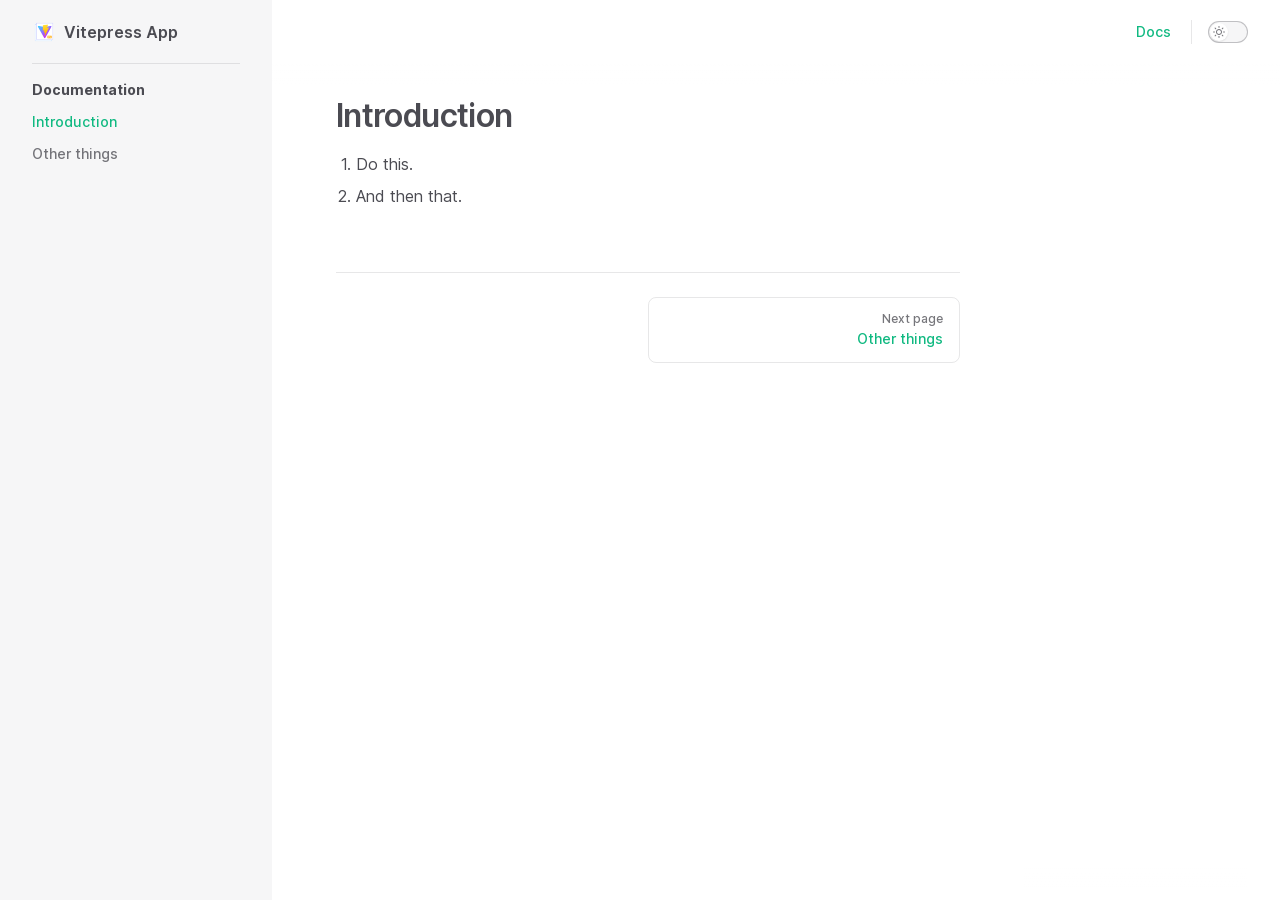
<file: docs/index.html>
<!DOCTYPE html>
<html lang="en-US" dir="ltr">
  <head>
    <meta charset="utf-8">
    <meta name="viewport" content="width=device-width,initial-scale=1">
    <title>Introduction | Vitepress App</title>
    <meta name="description" content="A Vitepress app.">
    <link rel="preload stylesheet" href="/assets/style.3e24ead5.css" as="style">
    <link rel="modulepreload" href="/assets/app.ff48aa16.js">
    <link rel="modulepreload" href="/assets/docs_index.md.3be62f8e.lean.js">
    
    <link rel="icon" type="image/x-icon" href="/favicon.svg">
  <script id="check-dark-light">(()=>{const e=localStorage.getItem("vitepress-theme-appearance")||"",a=window.matchMedia("(prefers-color-scheme: dark)").matches;(!e||e==="auto"?a:e==="dark")&&document.documentElement.classList.add("dark")})();</script>
  </head>
  <body>
    <div id="app"><div class="Layout" data-v-93a960b4><!--[--><!--]--><!--[--><span tabindex="-1" data-v-151f2593></span><a href="#VPContent" class="VPSkipLink visually-hidden" data-v-151f2593> Skip to content </a><!--]--><!----><header class="VPNav" data-v-93a960b4 data-v-0fa0e57d><div class="VPNavBar has-sidebar" data-v-0fa0e57d data-v-be450ad9><div class="container" data-v-be450ad9><div class="title" data-v-be450ad9><div class="VPNavBarTitle has-sidebar" data-v-be450ad9 data-v-6d2fb2d9><a class="title" href="/" data-v-6d2fb2d9><!--[--><!--]--><!--[--><img class="VPImage logo" src="/favicon.svg" alt data-v-6db2186b><!--]--><!--[-->Vitepress App<!--]--><!--[--><!--]--></a></div></div><div class="content" data-v-be450ad9><div class="curtain" data-v-be450ad9></div><div class="content-body" data-v-be450ad9><!--[--><!--]--><!----><nav aria-labelledby="main-nav-aria-label" class="VPNavBarMenu menu" data-v-be450ad9 data-v-bdedfc22><span id="main-nav-aria-label" class="visually-hidden" data-v-bdedfc22>Main Navigation</span><!--[--><!--[--><a class="VPLink link VPNavBarMenuLink active" href="/docs/" data-v-bdedfc22 data-v-95f5d58b data-v-30c06bd3><!--[-->Docs<!--]--><!----></a><!--]--><!--]--></nav><!----><div class="VPNavBarAppearance appearance" data-v-be450ad9 data-v-da3f667a><button class="VPSwitch VPSwitchAppearance" type="button" role="switch" aria-label="toggle dark mode" aria-checked="false" data-v-da3f667a data-v-0d529b6d data-v-f3c41672><span class="check" data-v-f3c41672><span class="icon" data-v-f3c41672><!--[--><svg xmlns="http://www.w3.org/2000/svg" aria-hidden="true" focusable="false" viewbox="0 0 24 24" class="sun" data-v-0d529b6d><path d="M12,18c-3.3,0-6-2.7-6-6s2.7-6,6-6s6,2.7,6,6S15.3,18,12,18zM12,8c-2.2,0-4,1.8-4,4c0,2.2,1.8,4,4,4c2.2,0,4-1.8,4-4C16,9.8,14.2,8,12,8z"></path><path d="M12,4c-0.6,0-1-0.4-1-1V1c0-0.6,0.4-1,1-1s1,0.4,1,1v2C13,3.6,12.6,4,12,4z"></path><path d="M12,24c-0.6,0-1-0.4-1-1v-2c0-0.6,0.4-1,1-1s1,0.4,1,1v2C13,23.6,12.6,24,12,24z"></path><path d="M5.6,6.6c-0.3,0-0.5-0.1-0.7-0.3L3.5,4.9c-0.4-0.4-0.4-1,0-1.4s1-0.4,1.4,0l1.4,1.4c0.4,0.4,0.4,1,0,1.4C6.2,6.5,5.9,6.6,5.6,6.6z"></path><path d="M19.8,20.8c-0.3,0-0.5-0.1-0.7-0.3l-1.4-1.4c-0.4-0.4-0.4-1,0-1.4s1-0.4,1.4,0l1.4,1.4c0.4,0.4,0.4,1,0,1.4C20.3,20.7,20,20.8,19.8,20.8z"></path><path d="M3,13H1c-0.6,0-1-0.4-1-1s0.4-1,1-1h2c0.6,0,1,0.4,1,1S3.6,13,3,13z"></path><path d="M23,13h-2c-0.6,0-1-0.4-1-1s0.4-1,1-1h2c0.6,0,1,0.4,1,1S23.6,13,23,13z"></path><path d="M4.2,20.8c-0.3,0-0.5-0.1-0.7-0.3c-0.4-0.4-0.4-1,0-1.4l1.4-1.4c0.4-0.4,1-0.4,1.4,0s0.4,1,0,1.4l-1.4,1.4C4.7,20.7,4.5,20.8,4.2,20.8z"></path><path d="M18.4,6.6c-0.3,0-0.5-0.1-0.7-0.3c-0.4-0.4-0.4-1,0-1.4l1.4-1.4c0.4-0.4,1-0.4,1.4,0s0.4,1,0,1.4l-1.4,1.4C18.9,6.5,18.6,6.6,18.4,6.6z"></path></svg><svg xmlns="http://www.w3.org/2000/svg" aria-hidden="true" focusable="false" viewbox="0 0 24 24" class="moon" data-v-0d529b6d><path d="M12.1,22c-0.3,0-0.6,0-0.9,0c-5.5-0.5-9.5-5.4-9-10.9c0.4-4.8,4.2-8.6,9-9c0.4,0,0.8,0.2,1,0.5c0.2,0.3,0.2,0.8-0.1,1.1c-2,2.7-1.4,6.4,1.3,8.4c2.1,1.6,5,1.6,7.1,0c0.3-0.2,0.7-0.3,1.1-0.1c0.3,0.2,0.5,0.6,0.5,1c-0.2,2.7-1.5,5.1-3.6,6.8C16.6,21.2,14.4,22,12.1,22zM9.3,4.4c-2.9,1-5,3.6-5.2,6.8c-0.4,4.4,2.8,8.3,7.2,8.7c2.1,0.2,4.2-0.4,5.8-1.8c1.1-0.9,1.9-2.1,2.4-3.4c-2.5,0.9-5.3,0.5-7.5-1.1C9.2,11.4,8.1,7.7,9.3,4.4z"></path></svg><!--]--></span></span></button></div><!----><div class="VPFlyout VPNavBarExtra extra" data-v-be450ad9 data-v-f38c483a data-v-96001b6b><button type="button" class="button" aria-haspopup="true" aria-expanded="false" aria-label="extra navigation" data-v-96001b6b><svg xmlns="http://www.w3.org/2000/svg" aria-hidden="true" focusable="false" viewbox="0 0 24 24" class="icon" data-v-96001b6b><circle cx="12" cy="12" r="2"></circle><circle cx="19" cy="12" r="2"></circle><circle cx="5" cy="12" r="2"></circle></svg></button><div class="menu" data-v-96001b6b><div class="VPMenu" data-v-96001b6b data-v-e7ea1737><!----><!--[--><!--[--><!----><div class="group" data-v-f38c483a><div class="item appearance" data-v-f38c483a><p class="label" data-v-f38c483a>Appearance</p><div class="appearance-action" data-v-f38c483a><button class="VPSwitch VPSwitchAppearance" type="button" role="switch" aria-label="toggle dark mode" aria-checked="false" data-v-f38c483a data-v-0d529b6d data-v-f3c41672><span class="check" data-v-f3c41672><span class="icon" data-v-f3c41672><!--[--><svg xmlns="http://www.w3.org/2000/svg" aria-hidden="true" focusable="false" viewbox="0 0 24 24" class="sun" data-v-0d529b6d><path d="M12,18c-3.3,0-6-2.7-6-6s2.7-6,6-6s6,2.7,6,6S15.3,18,12,18zM12,8c-2.2,0-4,1.8-4,4c0,2.2,1.8,4,4,4c2.2,0,4-1.8,4-4C16,9.8,14.2,8,12,8z"></path><path d="M12,4c-0.6,0-1-0.4-1-1V1c0-0.6,0.4-1,1-1s1,0.4,1,1v2C13,3.6,12.6,4,12,4z"></path><path d="M12,24c-0.6,0-1-0.4-1-1v-2c0-0.6,0.4-1,1-1s1,0.4,1,1v2C13,23.6,12.6,24,12,24z"></path><path d="M5.6,6.6c-0.3,0-0.5-0.1-0.7-0.3L3.5,4.9c-0.4-0.4-0.4-1,0-1.4s1-0.4,1.4,0l1.4,1.4c0.4,0.4,0.4,1,0,1.4C6.2,6.5,5.9,6.6,5.6,6.6z"></path><path d="M19.8,20.8c-0.3,0-0.5-0.1-0.7-0.3l-1.4-1.4c-0.4-0.4-0.4-1,0-1.4s1-0.4,1.4,0l1.4,1.4c0.4,0.4,0.4,1,0,1.4C20.3,20.7,20,20.8,19.8,20.8z"></path><path d="M3,13H1c-0.6,0-1-0.4-1-1s0.4-1,1-1h2c0.6,0,1,0.4,1,1S3.6,13,3,13z"></path><path d="M23,13h-2c-0.6,0-1-0.4-1-1s0.4-1,1-1h2c0.6,0,1,0.4,1,1S23.6,13,23,13z"></path><path d="M4.2,20.8c-0.3,0-0.5-0.1-0.7-0.3c-0.4-0.4-0.4-1,0-1.4l1.4-1.4c0.4-0.4,1-0.4,1.4,0s0.4,1,0,1.4l-1.4,1.4C4.7,20.7,4.5,20.8,4.2,20.8z"></path><path d="M18.4,6.6c-0.3,0-0.5-0.1-0.7-0.3c-0.4-0.4-0.4-1,0-1.4l1.4-1.4c0.4-0.4,1-0.4,1.4,0s0.4,1,0,1.4l-1.4,1.4C18.9,6.5,18.6,6.6,18.4,6.6z"></path></svg><svg xmlns="http://www.w3.org/2000/svg" aria-hidden="true" focusable="false" viewbox="0 0 24 24" class="moon" data-v-0d529b6d><path d="M12.1,22c-0.3,0-0.6,0-0.9,0c-5.5-0.5-9.5-5.4-9-10.9c0.4-4.8,4.2-8.6,9-9c0.4,0,0.8,0.2,1,0.5c0.2,0.3,0.2,0.8-0.1,1.1c-2,2.7-1.4,6.4,1.3,8.4c2.1,1.6,5,1.6,7.1,0c0.3-0.2,0.7-0.3,1.1-0.1c0.3,0.2,0.5,0.6,0.5,1c-0.2,2.7-1.5,5.1-3.6,6.8C16.6,21.2,14.4,22,12.1,22zM9.3,4.4c-2.9,1-5,3.6-5.2,6.8c-0.4,4.4,2.8,8.3,7.2,8.7c2.1,0.2,4.2-0.4,5.8-1.8c1.1-0.9,1.9-2.1,2.4-3.4c-2.5,0.9-5.3,0.5-7.5-1.1C9.2,11.4,8.1,7.7,9.3,4.4z"></path></svg><!--]--></span></span></button></div></div></div><!----><!--]--><!--]--></div></div></div><!--[--><!--]--><button type="button" class="VPNavBarHamburger hamburger" aria-label="mobile navigation" aria-expanded="false" aria-controls="VPNavScreen" data-v-be450ad9 data-v-e5dd9c1c><span class="container" data-v-e5dd9c1c><span class="top" data-v-e5dd9c1c></span><span class="middle" data-v-e5dd9c1c></span><span class="bottom" data-v-e5dd9c1c></span></span></button></div></div></div></div><!----></header><div class="VPLocalNav" data-v-93a960b4 data-v-2817d72e><button class="menu" aria-expanded="false" aria-controls="VPSidebarNav" data-v-2817d72e><svg xmlns="http://www.w3.org/2000/svg" aria-hidden="true" focusable="false" viewbox="0 0 24 24" class="menu-icon" data-v-2817d72e><path d="M17,11H3c-0.6,0-1-0.4-1-1s0.4-1,1-1h14c0.6,0,1,0.4,1,1S17.6,11,17,11z"></path><path d="M21,7H3C2.4,7,2,6.6,2,6s0.4-1,1-1h18c0.6,0,1,0.4,1,1S21.6,7,21,7z"></path><path d="M21,15H3c-0.6,0-1-0.4-1-1s0.4-1,1-1h18c0.6,0,1,0.4,1,1S21.6,15,21,15z"></path><path d="M17,19H3c-0.6,0-1-0.4-1-1s0.4-1,1-1h14c0.6,0,1,0.4,1,1S17.6,19,17,19z"></path></svg><span class="menu-text" data-v-2817d72e>Menu</span></button><a class="top-link" href="#" data-v-2817d72e>Return to top</a></div><aside class="VPSidebar" data-v-93a960b4 data-v-c79ccefa><div class="curtain" data-v-c79ccefa></div><nav class="nav" id="VPSidebarNav" aria-labelledby="sidebar-aria-label" tabindex="-1" data-v-c79ccefa><span class="visually-hidden" id="sidebar-aria-label" data-v-c79ccefa> Sidebar Navigation </span><!--[--><!--]--><!--[--><div class="group" data-v-c79ccefa><section class="VPSidebarItem level-0 has-active" data-v-c79ccefa data-v-b05232f3><div class="item" role="button" data-v-b05232f3><div class="indicator" data-v-b05232f3></div><a class="VPLink link" data-v-b05232f3 data-v-30c06bd3><!--[--><h2 class="text" data-v-b05232f3>Documentation</h2><!--]--><!----></a><!----></div><div class="items" data-v-b05232f3><!--[--><div class="VPSidebarItem level-1 is-link is-active has-active" data-v-b05232f3 data-v-b05232f3><div class="item" data-v-b05232f3><div class="indicator" data-v-b05232f3></div><a class="VPLink link link" href="/docs/" data-v-b05232f3 data-v-30c06bd3><!--[--><p class="text" data-v-b05232f3>Introduction</p><!--]--><!----></a><!----></div><!----></div><div class="VPSidebarItem level-1 is-link" data-v-b05232f3 data-v-b05232f3><div class="item" data-v-b05232f3><div class="indicator" data-v-b05232f3></div><a class="VPLink link link" href="/docs/other" data-v-b05232f3 data-v-30c06bd3><!--[--><p class="text" data-v-b05232f3>Other things</p><!--]--><!----></a><!----></div><!----></div><!--]--></div></section></div><!--]--><!--[--><!--]--></nav></aside><div class="VPContent has-sidebar" id="VPContent" data-v-93a960b4 data-v-0bd490fb><div class="VPDoc has-sidebar has-aside" data-v-0bd490fb data-v-c5936a1e><div class="container" data-v-c5936a1e><div class="aside" data-v-c5936a1e><div class="aside-curtain" data-v-c5936a1e></div><div class="aside-container" data-v-c5936a1e><div class="aside-content" data-v-c5936a1e><div class="VPDocAside" data-v-c5936a1e data-v-cdc66372><!--[--><!--]--><!--[--><!--]--><div class="VPDocAsideOutline" data-v-cdc66372 data-v-5dd9d5f6><div class="content" data-v-5dd9d5f6><div class="outline-marker" data-v-5dd9d5f6></div><div class="outline-title" data-v-5dd9d5f6>On this page</div><nav aria-labelledby="doc-outline-aria-label" data-v-5dd9d5f6><span class="visually-hidden" id="doc-outline-aria-label" data-v-5dd9d5f6> Table of Contents for current page </span><ul class="root" data-v-5dd9d5f6 data-v-1188541a><!--[--><!--]--></ul></nav></div></div><!--[--><!--]--><div class="spacer" data-v-cdc66372></div><!--[--><!--]--><!----><!--[--><!--]--><!--[--><!--]--></div></div></div></div><div class="content" data-v-c5936a1e><div class="content-container" data-v-c5936a1e><!--[--><!--]--><main class="main" data-v-c5936a1e><div style="position:relative;" class="vp-doc _docs_index" data-v-c5936a1e><div><h1 id="introduction" tabindex="-1">Introduction <a class="header-anchor" href="#introduction" aria-hidden="true">#</a></h1><ol><li>Do this.</li><li>And then that.</li></ol></div></div></main><!--[--><!--]--><footer class="VPDocFooter" data-v-c5936a1e data-v-e033cd21><!----><div class="prev-next" data-v-e033cd21><div class="pager" data-v-e033cd21><!----></div><div class="pager" data-v-e033cd21><a class="pager-link next" href="/docs/other" data-v-e033cd21><span class="desc" data-v-e033cd21>Next page</span><span class="title" data-v-e033cd21>Other things</span></a></div></div></footer><!--[--><!--]--></div></div></div></div></div><!----><!--[--><!--]--></div></div>
    <script>__VP_HASH_MAP__ = JSON.parse("{\"docs_index.md\":\"3be62f8e\",\"index.md\":\"f232ac37\",\"docs_other.md\":\"6035c424\"}")</script>
    <script type="module" async src="/assets/app.ff48aa16.js"></script>
    
  </body>
</html>
</file>
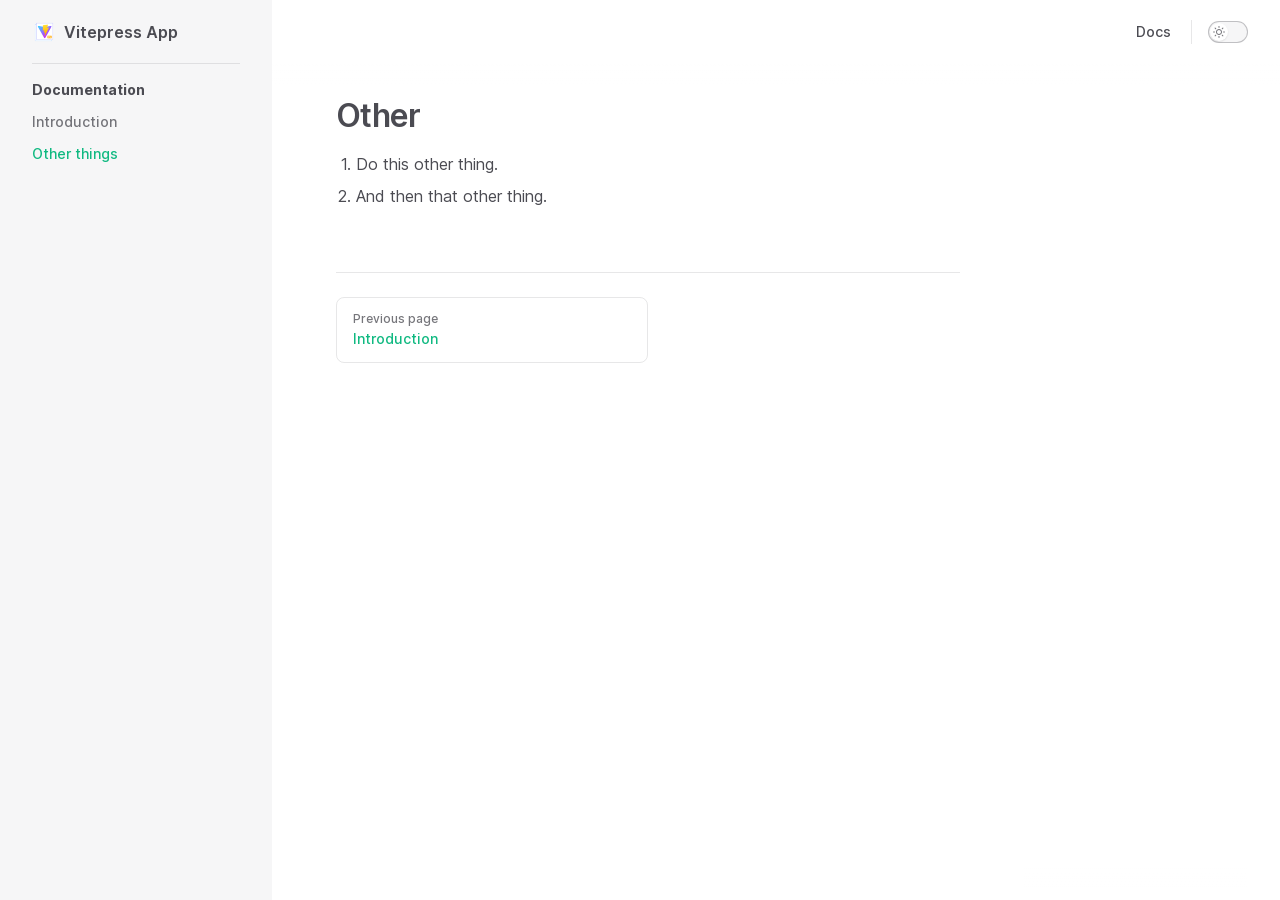
<file: docs/other.html>
<!DOCTYPE html>
<html lang="en-US" dir="ltr">
  <head>
    <meta charset="utf-8">
    <meta name="viewport" content="width=device-width,initial-scale=1">
    <title>Other | Vitepress App</title>
    <meta name="description" content="A Vitepress app.">
    <link rel="preload stylesheet" href="/assets/style.3e24ead5.css" as="style">
    <link rel="modulepreload" href="/assets/app.ff48aa16.js">
    <link rel="modulepreload" href="/assets/docs_other.md.6035c424.lean.js">
    
    <link rel="icon" type="image/x-icon" href="/favicon.svg">
  <script id="check-dark-light">(()=>{const e=localStorage.getItem("vitepress-theme-appearance")||"",a=window.matchMedia("(prefers-color-scheme: dark)").matches;(!e||e==="auto"?a:e==="dark")&&document.documentElement.classList.add("dark")})();</script>
  </head>
  <body>
    <div id="app"><div class="Layout" data-v-93a960b4><!--[--><!--]--><!--[--><span tabindex="-1" data-v-151f2593></span><a href="#VPContent" class="VPSkipLink visually-hidden" data-v-151f2593> Skip to content </a><!--]--><!----><header class="VPNav" data-v-93a960b4 data-v-0fa0e57d><div class="VPNavBar has-sidebar" data-v-0fa0e57d data-v-be450ad9><div class="container" data-v-be450ad9><div class="title" data-v-be450ad9><div class="VPNavBarTitle has-sidebar" data-v-be450ad9 data-v-6d2fb2d9><a class="title" href="/" data-v-6d2fb2d9><!--[--><!--]--><!--[--><img class="VPImage logo" src="/favicon.svg" alt data-v-6db2186b><!--]--><!--[-->Vitepress App<!--]--><!--[--><!--]--></a></div></div><div class="content" data-v-be450ad9><div class="curtain" data-v-be450ad9></div><div class="content-body" data-v-be450ad9><!--[--><!--]--><!----><nav aria-labelledby="main-nav-aria-label" class="VPNavBarMenu menu" data-v-be450ad9 data-v-bdedfc22><span id="main-nav-aria-label" class="visually-hidden" data-v-bdedfc22>Main Navigation</span><!--[--><!--[--><a class="VPLink link VPNavBarMenuLink" href="/docs/" data-v-bdedfc22 data-v-95f5d58b data-v-30c06bd3><!--[-->Docs<!--]--><!----></a><!--]--><!--]--></nav><!----><div class="VPNavBarAppearance appearance" data-v-be450ad9 data-v-da3f667a><button class="VPSwitch VPSwitchAppearance" type="button" role="switch" aria-label="toggle dark mode" aria-checked="false" data-v-da3f667a data-v-0d529b6d data-v-f3c41672><span class="check" data-v-f3c41672><span class="icon" data-v-f3c41672><!--[--><svg xmlns="http://www.w3.org/2000/svg" aria-hidden="true" focusable="false" viewbox="0 0 24 24" class="sun" data-v-0d529b6d><path d="M12,18c-3.3,0-6-2.7-6-6s2.7-6,6-6s6,2.7,6,6S15.3,18,12,18zM12,8c-2.2,0-4,1.8-4,4c0,2.2,1.8,4,4,4c2.2,0,4-1.8,4-4C16,9.8,14.2,8,12,8z"></path><path d="M12,4c-0.6,0-1-0.4-1-1V1c0-0.6,0.4-1,1-1s1,0.4,1,1v2C13,3.6,12.6,4,12,4z"></path><path d="M12,24c-0.6,0-1-0.4-1-1v-2c0-0.6,0.4-1,1-1s1,0.4,1,1v2C13,23.6,12.6,24,12,24z"></path><path d="M5.6,6.6c-0.3,0-0.5-0.1-0.7-0.3L3.5,4.9c-0.4-0.4-0.4-1,0-1.4s1-0.4,1.4,0l1.4,1.4c0.4,0.4,0.4,1,0,1.4C6.2,6.5,5.9,6.6,5.6,6.6z"></path><path d="M19.8,20.8c-0.3,0-0.5-0.1-0.7-0.3l-1.4-1.4c-0.4-0.4-0.4-1,0-1.4s1-0.4,1.4,0l1.4,1.4c0.4,0.4,0.4,1,0,1.4C20.3,20.7,20,20.8,19.8,20.8z"></path><path d="M3,13H1c-0.6,0-1-0.4-1-1s0.4-1,1-1h2c0.6,0,1,0.4,1,1S3.6,13,3,13z"></path><path d="M23,13h-2c-0.6,0-1-0.4-1-1s0.4-1,1-1h2c0.6,0,1,0.4,1,1S23.6,13,23,13z"></path><path d="M4.2,20.8c-0.3,0-0.5-0.1-0.7-0.3c-0.4-0.4-0.4-1,0-1.4l1.4-1.4c0.4-0.4,1-0.4,1.4,0s0.4,1,0,1.4l-1.4,1.4C4.7,20.7,4.5,20.8,4.2,20.8z"></path><path d="M18.4,6.6c-0.3,0-0.5-0.1-0.7-0.3c-0.4-0.4-0.4-1,0-1.4l1.4-1.4c0.4-0.4,1-0.4,1.4,0s0.4,1,0,1.4l-1.4,1.4C18.9,6.5,18.6,6.6,18.4,6.6z"></path></svg><svg xmlns="http://www.w3.org/2000/svg" aria-hidden="true" focusable="false" viewbox="0 0 24 24" class="moon" data-v-0d529b6d><path d="M12.1,22c-0.3,0-0.6,0-0.9,0c-5.5-0.5-9.5-5.4-9-10.9c0.4-4.8,4.2-8.6,9-9c0.4,0,0.8,0.2,1,0.5c0.2,0.3,0.2,0.8-0.1,1.1c-2,2.7-1.4,6.4,1.3,8.4c2.1,1.6,5,1.6,7.1,0c0.3-0.2,0.7-0.3,1.1-0.1c0.3,0.2,0.5,0.6,0.5,1c-0.2,2.7-1.5,5.1-3.6,6.8C16.6,21.2,14.4,22,12.1,22zM9.3,4.4c-2.9,1-5,3.6-5.2,6.8c-0.4,4.4,2.8,8.3,7.2,8.7c2.1,0.2,4.2-0.4,5.8-1.8c1.1-0.9,1.9-2.1,2.4-3.4c-2.5,0.9-5.3,0.5-7.5-1.1C9.2,11.4,8.1,7.7,9.3,4.4z"></path></svg><!--]--></span></span></button></div><!----><div class="VPFlyout VPNavBarExtra extra" data-v-be450ad9 data-v-f38c483a data-v-96001b6b><button type="button" class="button" aria-haspopup="true" aria-expanded="false" aria-label="extra navigation" data-v-96001b6b><svg xmlns="http://www.w3.org/2000/svg" aria-hidden="true" focusable="false" viewbox="0 0 24 24" class="icon" data-v-96001b6b><circle cx="12" cy="12" r="2"></circle><circle cx="19" cy="12" r="2"></circle><circle cx="5" cy="12" r="2"></circle></svg></button><div class="menu" data-v-96001b6b><div class="VPMenu" data-v-96001b6b data-v-e7ea1737><!----><!--[--><!--[--><!----><div class="group" data-v-f38c483a><div class="item appearance" data-v-f38c483a><p class="label" data-v-f38c483a>Appearance</p><div class="appearance-action" data-v-f38c483a><button class="VPSwitch VPSwitchAppearance" type="button" role="switch" aria-label="toggle dark mode" aria-checked="false" data-v-f38c483a data-v-0d529b6d data-v-f3c41672><span class="check" data-v-f3c41672><span class="icon" data-v-f3c41672><!--[--><svg xmlns="http://www.w3.org/2000/svg" aria-hidden="true" focusable="false" viewbox="0 0 24 24" class="sun" data-v-0d529b6d><path d="M12,18c-3.3,0-6-2.7-6-6s2.7-6,6-6s6,2.7,6,6S15.3,18,12,18zM12,8c-2.2,0-4,1.8-4,4c0,2.2,1.8,4,4,4c2.2,0,4-1.8,4-4C16,9.8,14.2,8,12,8z"></path><path d="M12,4c-0.6,0-1-0.4-1-1V1c0-0.6,0.4-1,1-1s1,0.4,1,1v2C13,3.6,12.6,4,12,4z"></path><path d="M12,24c-0.6,0-1-0.4-1-1v-2c0-0.6,0.4-1,1-1s1,0.4,1,1v2C13,23.6,12.6,24,12,24z"></path><path d="M5.6,6.6c-0.3,0-0.5-0.1-0.7-0.3L3.5,4.9c-0.4-0.4-0.4-1,0-1.4s1-0.4,1.4,0l1.4,1.4c0.4,0.4,0.4,1,0,1.4C6.2,6.5,5.9,6.6,5.6,6.6z"></path><path d="M19.8,20.8c-0.3,0-0.5-0.1-0.7-0.3l-1.4-1.4c-0.4-0.4-0.4-1,0-1.4s1-0.4,1.4,0l1.4,1.4c0.4,0.4,0.4,1,0,1.4C20.3,20.7,20,20.8,19.8,20.8z"></path><path d="M3,13H1c-0.6,0-1-0.4-1-1s0.4-1,1-1h2c0.6,0,1,0.4,1,1S3.6,13,3,13z"></path><path d="M23,13h-2c-0.6,0-1-0.4-1-1s0.4-1,1-1h2c0.6,0,1,0.4,1,1S23.6,13,23,13z"></path><path d="M4.2,20.8c-0.3,0-0.5-0.1-0.7-0.3c-0.4-0.4-0.4-1,0-1.4l1.4-1.4c0.4-0.4,1-0.4,1.4,0s0.4,1,0,1.4l-1.4,1.4C4.7,20.7,4.5,20.8,4.2,20.8z"></path><path d="M18.4,6.6c-0.3,0-0.5-0.1-0.7-0.3c-0.4-0.4-0.4-1,0-1.4l1.4-1.4c0.4-0.4,1-0.4,1.4,0s0.4,1,0,1.4l-1.4,1.4C18.9,6.5,18.6,6.6,18.4,6.6z"></path></svg><svg xmlns="http://www.w3.org/2000/svg" aria-hidden="true" focusable="false" viewbox="0 0 24 24" class="moon" data-v-0d529b6d><path d="M12.1,22c-0.3,0-0.6,0-0.9,0c-5.5-0.5-9.5-5.4-9-10.9c0.4-4.8,4.2-8.6,9-9c0.4,0,0.8,0.2,1,0.5c0.2,0.3,0.2,0.8-0.1,1.1c-2,2.7-1.4,6.4,1.3,8.4c2.1,1.6,5,1.6,7.1,0c0.3-0.2,0.7-0.3,1.1-0.1c0.3,0.2,0.5,0.6,0.5,1c-0.2,2.7-1.5,5.1-3.6,6.8C16.6,21.2,14.4,22,12.1,22zM9.3,4.4c-2.9,1-5,3.6-5.2,6.8c-0.4,4.4,2.8,8.3,7.2,8.7c2.1,0.2,4.2-0.4,5.8-1.8c1.1-0.9,1.9-2.1,2.4-3.4c-2.5,0.9-5.3,0.5-7.5-1.1C9.2,11.4,8.1,7.7,9.3,4.4z"></path></svg><!--]--></span></span></button></div></div></div><!----><!--]--><!--]--></div></div></div><!--[--><!--]--><button type="button" class="VPNavBarHamburger hamburger" aria-label="mobile navigation" aria-expanded="false" aria-controls="VPNavScreen" data-v-be450ad9 data-v-e5dd9c1c><span class="container" data-v-e5dd9c1c><span class="top" data-v-e5dd9c1c></span><span class="middle" data-v-e5dd9c1c></span><span class="bottom" data-v-e5dd9c1c></span></span></button></div></div></div></div><!----></header><div class="VPLocalNav" data-v-93a960b4 data-v-2817d72e><button class="menu" aria-expanded="false" aria-controls="VPSidebarNav" data-v-2817d72e><svg xmlns="http://www.w3.org/2000/svg" aria-hidden="true" focusable="false" viewbox="0 0 24 24" class="menu-icon" data-v-2817d72e><path d="M17,11H3c-0.6,0-1-0.4-1-1s0.4-1,1-1h14c0.6,0,1,0.4,1,1S17.6,11,17,11z"></path><path d="M21,7H3C2.4,7,2,6.6,2,6s0.4-1,1-1h18c0.6,0,1,0.4,1,1S21.6,7,21,7z"></path><path d="M21,15H3c-0.6,0-1-0.4-1-1s0.4-1,1-1h18c0.6,0,1,0.4,1,1S21.6,15,21,15z"></path><path d="M17,19H3c-0.6,0-1-0.4-1-1s0.4-1,1-1h14c0.6,0,1,0.4,1,1S17.6,19,17,19z"></path></svg><span class="menu-text" data-v-2817d72e>Menu</span></button><a class="top-link" href="#" data-v-2817d72e>Return to top</a></div><aside class="VPSidebar" data-v-93a960b4 data-v-c79ccefa><div class="curtain" data-v-c79ccefa></div><nav class="nav" id="VPSidebarNav" aria-labelledby="sidebar-aria-label" tabindex="-1" data-v-c79ccefa><span class="visually-hidden" id="sidebar-aria-label" data-v-c79ccefa> Sidebar Navigation </span><!--[--><!--]--><!--[--><div class="group" data-v-c79ccefa><section class="VPSidebarItem level-0 has-active" data-v-c79ccefa data-v-b05232f3><div class="item" role="button" data-v-b05232f3><div class="indicator" data-v-b05232f3></div><a class="VPLink link" data-v-b05232f3 data-v-30c06bd3><!--[--><h2 class="text" data-v-b05232f3>Documentation</h2><!--]--><!----></a><!----></div><div class="items" data-v-b05232f3><!--[--><div class="VPSidebarItem level-1 is-link" data-v-b05232f3 data-v-b05232f3><div class="item" data-v-b05232f3><div class="indicator" data-v-b05232f3></div><a class="VPLink link link" href="/docs/" data-v-b05232f3 data-v-30c06bd3><!--[--><p class="text" data-v-b05232f3>Introduction</p><!--]--><!----></a><!----></div><!----></div><div class="VPSidebarItem level-1 is-link is-active has-active" data-v-b05232f3 data-v-b05232f3><div class="item" data-v-b05232f3><div class="indicator" data-v-b05232f3></div><a class="VPLink link link" href="/docs/other" data-v-b05232f3 data-v-30c06bd3><!--[--><p class="text" data-v-b05232f3>Other things</p><!--]--><!----></a><!----></div><!----></div><!--]--></div></section></div><!--]--><!--[--><!--]--></nav></aside><div class="VPContent has-sidebar" id="VPContent" data-v-93a960b4 data-v-0bd490fb><div class="VPDoc has-sidebar has-aside" data-v-0bd490fb data-v-c5936a1e><div class="container" data-v-c5936a1e><div class="aside" data-v-c5936a1e><div class="aside-curtain" data-v-c5936a1e></div><div class="aside-container" data-v-c5936a1e><div class="aside-content" data-v-c5936a1e><div class="VPDocAside" data-v-c5936a1e data-v-cdc66372><!--[--><!--]--><!--[--><!--]--><div class="VPDocAsideOutline" data-v-cdc66372 data-v-5dd9d5f6><div class="content" data-v-5dd9d5f6><div class="outline-marker" data-v-5dd9d5f6></div><div class="outline-title" data-v-5dd9d5f6>On this page</div><nav aria-labelledby="doc-outline-aria-label" data-v-5dd9d5f6><span class="visually-hidden" id="doc-outline-aria-label" data-v-5dd9d5f6> Table of Contents for current page </span><ul class="root" data-v-5dd9d5f6 data-v-1188541a><!--[--><!--]--></ul></nav></div></div><!--[--><!--]--><div class="spacer" data-v-cdc66372></div><!--[--><!--]--><!----><!--[--><!--]--><!--[--><!--]--></div></div></div></div><div class="content" data-v-c5936a1e><div class="content-container" data-v-c5936a1e><!--[--><!--]--><main class="main" data-v-c5936a1e><div style="position:relative;" class="vp-doc _docs_other" data-v-c5936a1e><div><h1 id="other" tabindex="-1">Other <a class="header-anchor" href="#other" aria-hidden="true">#</a></h1><ol><li>Do this other thing.</li><li>And then that other thing.</li></ol></div></div></main><!--[--><!--]--><footer class="VPDocFooter" data-v-c5936a1e data-v-e033cd21><!----><div class="prev-next" data-v-e033cd21><div class="pager" data-v-e033cd21><a class="pager-link prev" href="/docs/" data-v-e033cd21><span class="desc" data-v-e033cd21>Previous page</span><span class="title" data-v-e033cd21>Introduction</span></a></div><div class="has-prev pager" data-v-e033cd21><!----></div></div></footer><!--[--><!--]--></div></div></div></div></div><!----><!--[--><!--]--></div></div>
    <script>__VP_HASH_MAP__ = JSON.parse("{\"docs_index.md\":\"3be62f8e\",\"index.md\":\"f232ac37\",\"docs_other.md\":\"6035c424\"}")</script>
    <script type="module" async src="/assets/app.ff48aa16.js"></script>
    
  </body>
</html>
</file>
<file: assets/style.3e24ead5.css>
@font-face{font-family:Inter var;font-weight:100 900;font-display:swap;font-style:normal;font-named-instance:"Regular";src:url(/assets/inter-roman-cyrillic.5f2c6c8c.woff2) format("woff2");unicode-range:U+0301,U+0400-045F,U+0490-0491,U+04B0-04B1,U+2116}@font-face{font-family:Inter var;font-weight:100 900;font-display:swap;font-style:normal;font-named-instance:"Regular";src:url(/assets/inter-roman-cyrillic-ext.e75737ce.woff2) format("woff2");unicode-range:U+0460-052F,U+1C80-1C88,U+20B4,U+2DE0-2DFF,U+A640-A69F,U+FE2E-FE2F}@font-face{font-family:Inter var;font-weight:100 900;font-display:swap;font-style:normal;font-named-instance:"Regular";src:url(/assets/inter-roman-greek.d5a6d92a.woff2) format("woff2");unicode-range:U+0370-03FF}@font-face{font-family:Inter var;font-weight:100 900;font-display:swap;font-style:normal;font-named-instance:"Regular";src:url(/assets/inter-roman-greek-ext.ab0619bc.woff2) format("woff2");unicode-range:U+1F00-1FFF}@font-face{font-family:Inter var;font-weight:100 900;font-display:swap;font-style:normal;font-named-instance:"Regular";src:url(/assets/inter-roman-latin.2ed14f66.woff2) format("woff2");unicode-range:U+0000-00FF,U+0131,U+0152-0153,U+02BB-02BC,U+02C6,U+02DA,U+02DC,U+2000-206F,U+2074,U+20AC,U+2122,U+2191,U+2193,U+2212,U+2215,U+FEFF,U+FFFD}@font-face{font-family:Inter var;font-weight:100 900;font-display:swap;font-style:normal;font-named-instance:"Regular";src:url(/assets/inter-roman-latin-ext.0030eebd.woff2) format("woff2");unicode-range:U+0100-024F,U+0259,U+1E00-1EFF,U+2020,U+20A0-20AB,U+20AD-20CF,U+2113,U+2C60-2C7F,U+A720-A7FF}@font-face{font-family:Inter var;font-weight:100 900;font-display:swap;font-style:normal;font-named-instance:"Regular";src:url(/assets/inter-roman-vietnamese.14ce25a6.woff2) format("woff2");unicode-range:U+0102-0103,U+0110-0111,U+0128-0129,U+0168-0169,U+01A0-01A1,U+01AF-01B0,U+1EA0-1EF9,U+20AB}@font-face{font-family:Inter var;font-weight:100 900;font-display:swap;font-style:italic;font-named-instance:"Italic";src:url(/assets/inter-italic-cyrillic.ea42a392.woff2) format("woff2");unicode-range:U+0301,U+0400-045F,U+0490-0491,U+04B0-04B1,U+2116}@font-face{font-family:Inter var;font-weight:100 900;font-display:swap;font-style:italic;font-named-instance:"Italic";src:url(/assets/inter-italic-cyrillic-ext.33bd5a8e.woff2) format("woff2");unicode-range:U+0460-052F,U+1C80-1C88,U+20B4,U+2DE0-2DFF,U+A640-A69F,U+FE2E-FE2F}@font-face{font-family:Inter var;font-weight:100 900;font-display:swap;font-style:italic;font-named-instance:"Italic";src:url(/assets/inter-italic-greek.8f4463c4.woff2) format("woff2");unicode-range:U+0370-03FF}@font-face{font-family:Inter var;font-weight:100 900;font-display:swap;font-style:italic;font-named-instance:"Italic";src:url(/assets/inter-italic-greek-ext.4fbe9427.woff2) format("woff2");unicode-range:U+1F00-1FFF}@font-face{font-family:Inter var;font-weight:100 900;font-display:swap;font-style:italic;font-named-instance:"Italic";src:url(/assets/inter-italic-latin.bd3b6f56.woff2) format("woff2");unicode-range:U+0000-00FF,U+0131,U+0152-0153,U+02BB-02BC,U+02C6,U+02DA,U+02DC,U+2000-206F,U+2074,U+20AC,U+2122,U+2191,U+2193,U+2212,U+2215,U+FEFF,U+FFFD}@font-face{font-family:Inter var;font-weight:100 900;font-display:swap;font-style:italic;font-named-instance:"Italic";src:url(/assets/inter-italic-latin-ext.bd8920cc.woff2) format("woff2");unicode-range:U+0100-024F,U+0259,U+1E00-1EFF,U+2020,U+20A0-20AB,U+20AD-20CF,U+2113,U+2C60-2C7F,U+A720-A7FF}@font-face{font-family:Inter var;font-weight:100 900;font-display:swap;font-style:italic;font-named-instance:"Italic";src:url(/assets/inter-italic-vietnamese.6ce511fb.woff2) format("woff2");unicode-range:U+0102-0103,U+0110-0111,U+0128-0129,U+0168-0169,U+01A0-01A1,U+01AF-01B0,U+1EA0-1EF9,U+20AB}:root{--vp-c-white: #ffffff;--vp-c-black: #000000;--vp-c-gray: #8e8e93;--vp-c-text-light-1: rgba(60, 60, 67, .92);--vp-c-text-light-2: rgba(60, 60, 67, .7);--vp-c-text-light-3: rgba(60, 60, 67, .33);--vp-c-text-dark-1: rgba(255, 255, 245, .86);--vp-c-text-dark-2: rgba(235, 235, 245, .6);--vp-c-text-dark-3: rgba(235, 235, 245, .38);--vp-c-green: #10b981;--vp-c-green-light: #34d399;--vp-c-green-lighter: #6ee7b7;--vp-c-green-dark: #059669;--vp-c-green-darker: #047857;--vp-c-green-dimm-1: rgba(16, 185, 129, .05);--vp-c-green-dimm-2: rgba(16, 185, 129, .2);--vp-c-green-dimm-3: rgba(16, 185, 129, .5);--vp-c-yellow: #eab308;--vp-c-yellow-light: #facc15;--vp-c-yellow-lighter: #fde047;--vp-c-yellow-dark: #ca8a04;--vp-c-yellow-darker: #a16207;--vp-c-yellow-dimm-1: rgba(234, 179, 8, .05);--vp-c-yellow-dimm-2: rgba(234, 179, 8, .2);--vp-c-yellow-dimm-3: rgba(234, 179, 8, .5);--vp-c-red: #f43f5e;--vp-c-red-light: #fb7185;--vp-c-red-lighter: #fda4af;--vp-c-red-dark: #e11d48;--vp-c-red-darker: #be123c;--vp-c-red-dimm-1: rgba(244, 63, 94, .05);--vp-c-red-dimm-2: rgba(244, 63, 94, .2);--vp-c-red-dimm-3: rgba(244, 63, 94, .5);--vp-c-sponsor: #db2777}:root{--vp-c-bg: #ffffff;--vp-c-bg-elv: #ffffff;--vp-c-bg-elv-up: #ffffff;--vp-c-bg-elv-down: #f6f6f7;--vp-c-bg-elv-mute: #f6f6f7;--vp-c-bg-soft: #f6f6f7;--vp-c-bg-soft-up: #ffffff;--vp-c-bg-soft-down: #e3e3e5;--vp-c-bg-soft-mute: #e3e3e5;--vp-c-bg-alt: #f6f6f7;--vp-c-border: rgba(60, 60, 67, .29);--vp-c-divider: rgba(60, 60, 67, .12);--vp-c-gutter: rgba(60, 60, 67, .12);--vp-c-neutral: var(--vp-c-black);--vp-c-neutral-inverse: var(--vp-c-white);--vp-c-text-1: var(--vp-c-text-light-1);--vp-c-text-2: var(--vp-c-text-light-2);--vp-c-text-3: var(--vp-c-text-light-3);--vp-c-text-inverse-1: var(--vp-c-text-dark-1);--vp-c-text-inverse-2: var(--vp-c-text-dark-2);--vp-c-text-inverse-3: var(--vp-c-text-dark-3);--vp-c-text-code: #476582;--vp-c-brand: var(--vp-c-green);--vp-c-brand-light: var(--vp-c-green-light);--vp-c-brand-lighter: var(--vp-c-green-lighter);--vp-c-brand-dark: var(--vp-c-green-dark);--vp-c-brand-darker: var(--vp-c-green-darker);--vp-c-mute: #f6f6f7;--vp-c-mute-light: #f9f9fc;--vp-c-mute-lighter: #ffffff;--vp-c-mute-dark: #e3e3e5;--vp-c-mute-darker: #d7d7d9}.dark{--vp-c-bg: #1e1e20;--vp-c-bg-elv: #252529;--vp-c-bg-elv-up: #313136;--vp-c-bg-elv-down: #1e1e20;--vp-c-bg-elv-mute: #313136;--vp-c-bg-soft: #252529;--vp-c-bg-soft-up: #313136;--vp-c-bg-soft-down: #1e1e20;--vp-c-bg-soft-mute: #313136;--vp-c-bg-alt: #161618;--vp-c-border: rgba(82, 82, 89, .68);--vp-c-divider: rgba(82, 82, 89, .32);--vp-c-gutter: #000000;--vp-c-neutral: var(--vp-c-white);--vp-c-neutral-inverse: var(--vp-c-black);--vp-c-text-1: var(--vp-c-text-dark-1);--vp-c-text-2: var(--vp-c-text-dark-2);--vp-c-text-3: var(--vp-c-text-dark-3);--vp-c-text-inverse-1: var(--vp-c-text-light-1);--vp-c-text-inverse-2: var(--vp-c-text-light-2);--vp-c-text-inverse-3: var(--vp-c-text-light-3);--vp-c-text-code: #c9def1;--vp-c-mute: #313136;--vp-c-mute-light: #3a3a3c;--vp-c-mute-lighter: #505053;--vp-c-mute-dark: #2c2c30;--vp-c-mute-darker: #252529}:root{--vp-font-family-base: "Inter var", "Inter", ui-sans-serif, system-ui, -apple-system, BlinkMacSystemFont, "Segoe UI", Roboto, "Helvetica Neue", Helvetica, Arial, "Noto Sans", sans-serif, "Apple Color Emoji", "Segoe UI Emoji", "Segoe UI Symbol", "Noto Color Emoji";--vp-font-family-mono: ui-monospace, SFMono-Regular, "SF Mono", Menlo, Monaco, Consolas, "Liberation Mono", "Courier New", monospace}:root{--vp-shadow-1: 0 1px 2px rgba(0, 0, 0, .04), 0 1px 2px rgba(0, 0, 0, .06);--vp-shadow-2: 0 3px 12px rgba(0, 0, 0, .07), 0 1px 4px rgba(0, 0, 0, .07);--vp-shadow-3: 0 12px 32px rgba(0, 0, 0, .1), 0 2px 6px rgba(0, 0, 0, .08);--vp-shadow-4: 0 14px 44px rgba(0, 0, 0, .12), 0 3px 9px rgba(0, 0, 0, .12);--vp-shadow-5: 0 18px 56px rgba(0, 0, 0, .16), 0 4px 12px rgba(0, 0, 0, .16)}:root{--vp-z-index-local-nav: 10;--vp-z-index-nav: 20;--vp-z-index-layout-top: 30;--vp-z-index-backdrop: 40;--vp-z-index-sidebar: 50;--vp-z-index-footer: 60}:root{--vp-icon-copy: url("data:image/svg+xml,%3Csvg xmlns='http://www.w3.org/2000/svg' fill='none' height='20' width='20' stroke='rgba(128,128,128,1)' stroke-width='2' viewBox='0 0 24 24'%3E%3Cpath stroke-linecap='round' stroke-linejoin='round' d='M9 5H7a2 2 0 0 0-2 2v12a2 2 0 0 0 2 2h10a2 2 0 0 0 2-2V7a2 2 0 0 0-2-2h-2M9 5a2 2 0 0 0 2 2h2a2 2 0 0 0 2-2M9 5a2 2 0 0 1 2-2h2a2 2 0 0 1 2 2'/%3E%3C/svg%3E");--vp-icon-copied: url("data:image/svg+xml,%3Csvg xmlns='http://www.w3.org/2000/svg' fill='none' height='20' width='20' stroke='rgba(128,128,128,1)' stroke-width='2' viewBox='0 0 24 24'%3E%3Cpath stroke-linecap='round' stroke-linejoin='round' d='M9 5H7a2 2 0 0 0-2 2v12a2 2 0 0 0 2 2h10a2 2 0 0 0 2-2V7a2 2 0 0 0-2-2h-2M9 5a2 2 0 0 0 2 2h2a2 2 0 0 0 2-2M9 5a2 2 0 0 1 2-2h2a2 2 0 0 1 2 2m-6 9 2 2 4-4'/%3E%3C/svg%3E")}:root{--vp-layout-max-width: 1440px}:root{--vp-code-line-height: 1.7;--vp-code-font-size: .875em;--vp-code-block-color: var(--vp-c-text-dark-1);--vp-code-block-bg: #292b30;--vp-code-block-divider-color: #000000;--vp-code-line-highlight-color: rgba(0, 0, 0, .5);--vp-code-line-number-color: var(--vp-c-text-dark-3);--vp-code-line-diff-add-color: var(--vp-c-green-dimm-2);--vp-code-line-diff-add-symbol-color: var(--vp-c-green);--vp-code-line-diff-remove-color: var(--vp-c-red-dimm-2);--vp-code-line-diff-remove-symbol-color: var(--vp-c-red);--vp-code-line-warning-color: var(--vp-c-yellow-dimm-2);--vp-code-line-error-color: var(--vp-c-red-dimm-2);--vp-code-copy-code-hover-bg: rgba(255, 255, 255, .05);--vp-code-copy-code-active-text: var(--vp-c-text-dark-2);--vp-code-tab-divider: var(--vp-code-block-divider-color);--vp-code-tab-text-color: var(--vp-c-text-dark-2);--vp-code-tab-bg: var(--vp-code-block-bg);--vp-code-tab-hover-text-color: var(--vp-c-text-dark-1);--vp-code-tab-active-text-color: var(--vp-c-text-dark-1);--vp-code-tab-active-bar-color: var(--vp-c-brand)}.dark{--vp-code-block-bg: #161618}:root{--vp-button-brand-border: var(--vp-c-brand-lighter);--vp-button-brand-text: var(--vp-c-white);--vp-button-brand-bg: var(--vp-c-brand);--vp-button-brand-hover-border: var(--vp-c-brand-lighter);--vp-button-brand-hover-text: var(--vp-c-white);--vp-button-brand-hover-bg: var(--vp-c-brand-dark);--vp-button-brand-active-border: var(--vp-c-brand-lighter);--vp-button-brand-active-text: var(--vp-c-white);--vp-button-brand-active-bg: var(--vp-c-brand-darker);--vp-button-alt-border: var(--vp-c-border);--vp-button-alt-text: var(--vp-c-neutral);--vp-button-alt-bg: var(--vp-c-mute);--vp-button-alt-hover-border: var(--vp-c-border);--vp-button-alt-hover-text: var(--vp-c-neutral);--vp-button-alt-hover-bg: var(--vp-c-mute-dark);--vp-button-alt-active-border: var(--vp-c-border);--vp-button-alt-active-text: var(--vp-c-neutral);--vp-button-alt-active-bg: var(--vp-c-mute-darker);--vp-button-sponsor-border: var(--vp-c-gray-light-3);--vp-button-sponsor-text: var(--vp-c-text-light-2);--vp-button-sponsor-bg: transparent;--vp-button-sponsor-hover-border: var(--vp-c-sponsor);--vp-button-sponsor-hover-text: var(--vp-c-sponsor);--vp-button-sponsor-hover-bg: transparent;--vp-button-sponsor-active-border: var(--vp-c-sponsor);--vp-button-sponsor-active-text: var(--vp-c-sponsor);--vp-button-sponsor-active-bg: transparent}.dark{--vp-button-sponsor-border: var(--vp-c-gray-dark-1);--vp-button-sponsor-text: var(--vp-c-text-dark-2)}:root{--vp-custom-block-font-size: 14px;--vp-custom-block-code-font-size: 13px;--vp-custom-block-info-border: var(--vp-c-border);--vp-custom-block-info-text: var(--vp-c-text-2);--vp-custom-block-info-bg: var(--vp-c-bg-soft);--vp-custom-block-info-code-bg: var(--vp-c-mute);--vp-custom-block-tip-border: var(--vp-c-green-dimm-3);--vp-custom-block-tip-text: var(--vp-c-green);--vp-custom-block-tip-bg: var(--vp-c-green-dimm-1);--vp-custom-block-tip-code-bg: var(--vp-custom-block-tip-bg);--vp-custom-block-warning-border: var(--vp-c-yellow-dimm-3);--vp-custom-block-warning-text: var(--vp-c-yellow);--vp-custom-block-warning-bg: var(--vp-c-yellow-dimm-1);--vp-custom-block-warning-code-bg: var(--vp-custom-block-warning-bg);--vp-custom-block-danger-border: var(--vp-c-red-dimm-3);--vp-custom-block-danger-text: var(--vp-c-red);--vp-custom-block-danger-bg: var(--vp-c-red-dimm-1);--vp-custom-block-danger-code-bg: var(--vp-custom-block-danger-bg);--vp-custom-block-details-border: var(--vp-custom-block-info-border);--vp-custom-block-details-text: var(--vp-custom-block-info-text);--vp-custom-block-details-bg: var(--vp-custom-block-info-bg);--vp-custom-block-details-code-bg: var(--vp-custom-block-details-bg)}:root{--vp-input-border-color: var(--vp-c-border);--vp-input-bg-color: var(--vp-c-bg-alt);--vp-input-hover-border-color: var(--vp-c-gray);--vp-input-switch-bg-color: var(--vp-c-mute)}:root{--vp-nav-height: 64px;--vp-nav-bg-color: var(--vp-c-bg);--vp-nav-screen-bg-color: var(--vp-c-bg)}:root{--vp-local-nav-bg-color: var(--vp-c-bg)}:root{--vp-sidebar-width: 272px;--vp-sidebar-bg-color: var(--vp-c-bg-alt)}:root{--vp-backdrop-bg-color: rgba(0, 0, 0, .6)}:root{--vp-home-hero-name-color: var(--vp-c-brand);--vp-home-hero-name-background: transparent;--vp-home-hero-image-background-image: none;--vp-home-hero-image-filter: none}:root{--vp-badge-info-border: var(--vp-c-border);--vp-badge-info-text: var(--vp-c-text-2);--vp-badge-info-bg: var(--vp-c-bg-soft);--vp-badge-tip-border: var(--vp-c-green-dark);--vp-badge-tip-text: var(--vp-c-green);--vp-badge-tip-bg: var(--vp-c-green-dimm-1);--vp-badge-warning-border: var(--vp-c-yellow-dark);--vp-badge-warning-text: var(--vp-c-yellow);--vp-badge-warning-bg: var(--vp-c-yellow-dimm-1);--vp-badge-danger-border: var(--vp-c-red-dark);--vp-badge-danger-text: var(--vp-c-red);--vp-badge-danger-bg: var(--vp-c-red-dimm-1)}:root{--vp-carbon-ads-text-color: var(--vp-c-text-1);--vp-carbon-ads-poweredby-color: var(--vp-c-text-2);--vp-carbon-ads-bg-color: var(--vp-c-bg-soft);--vp-carbon-ads-hover-text-color: var(--vp-c-brand);--vp-carbon-ads-hover-poweredby-color: var(--vp-c-text-1)}*,:before,:after{box-sizing:border-box}html{line-height:1.4;font-size:16px;-webkit-text-size-adjust:100%}html.dark{color-scheme:dark}body{margin:0;width:100%;min-width:320px;min-height:100vh;line-height:24px;font-family:var(--vp-font-family-base);font-size:16px;font-weight:400;color:var(--vp-c-text-1);background-color:var(--vp-c-bg);direction:ltr;font-synthesis:none;text-rendering:optimizeLegibility;-webkit-font-smoothing:antialiased;-moz-osx-font-smoothing:grayscale}main{display:block}h1,h2,h3,h4,h5,h6{margin:0;line-height:24px;font-size:16px;font-weight:400}p{margin:0}strong,b{font-weight:600}a,area,button,[role=button],input,label,select,summary,textarea{touch-action:manipulation}a{color:inherit;text-decoration:inherit}ol,ul{list-style:none;margin:0;padding:0}blockquote{margin:0}pre,code,kbd,samp{font-family:var(--vp-font-family-mono)}img,svg,video,canvas,audio,iframe,embed,object{display:block}figure{margin:0}img,video{max-width:100%;height:auto}button,input,optgroup,select,textarea{border:0;padding:0;line-height:inherit;color:inherit}button{padding:0;font-family:inherit;background-color:transparent;background-image:none}button:enabled,[role=button]:enabled{cursor:pointer}button:focus,button:focus-visible{outline:1px dotted;outline:4px auto -webkit-focus-ring-color}button:focus:not(:focus-visible){outline:none!important}input:focus,textarea:focus,select:focus{outline:none}table{border-collapse:collapse}input{background-color:transparent}input:-ms-input-placeholder,textarea:-ms-input-placeholder{color:var(--vp-c-text-3)}input::-ms-input-placeholder,textarea::-ms-input-placeholder{color:var(--vp-c-text-3)}input::placeholder,textarea::placeholder{color:var(--vp-c-text-3)}input::-webkit-outer-spin-button,input::-webkit-inner-spin-button{-webkit-appearance:none;margin:0}input[type=number]{-moz-appearance:textfield}textarea{resize:vertical}select{-webkit-appearance:none}fieldset{margin:0;padding:0}h1,h2,h3,h4,h5,h6,li,p{overflow-wrap:break-word}vite-error-overlay{z-index:9999}.visually-hidden{position:absolute;width:1px;height:1px;white-space:nowrap;clip:rect(0 0 0 0);clip-path:inset(50%);overflow:hidden}.custom-block{border:1px solid transparent;border-radius:8px;padding:16px 16px 8px;line-height:24px;font-size:var(--vp-custom-block-font-size);color:var(--vp-c-text-2)}.custom-block.info{border-color:var(--vp-custom-block-info-border);color:var(--vp-custom-block-info-text);background-color:var(--vp-custom-block-info-bg)}.custom-block.info code{background-color:var(--vp-custom-block-info-code-bg)}.custom-block.tip{border-color:var(--vp-custom-block-tip-border);color:var(--vp-custom-block-tip-text);background-color:var(--vp-custom-block-tip-bg)}.custom-block.tip code{background-color:var(--vp-custom-block-tip-code-bg)}.custom-block.warning{border-color:var(--vp-custom-block-warning-border);color:var(--vp-custom-block-warning-text);background-color:var(--vp-custom-block-warning-bg)}.custom-block.warning code{background-color:var(--vp-custom-block-warning-code-bg)}.custom-block.danger{border-color:var(--vp-custom-block-danger-border);color:var(--vp-custom-block-danger-text);background-color:var(--vp-custom-block-danger-bg)}.custom-block.danger code{background-color:var(--vp-custom-block-danger-code-bg)}.custom-block.details{border-color:var(--vp-custom-block-details-border);color:var(--vp-custom-block-details-text);background-color:var(--vp-custom-block-details-bg)}.custom-block.details code{background-color:var(--vp-custom-block-details-code-bg)}.custom-block-title{font-weight:700}.custom-block p+p{margin:8px 0}.custom-block.details summary{margin:0 0 8px;font-weight:700;cursor:pointer}.custom-block.details summary+p{margin:8px 0}.custom-block a{color:inherit;font-weight:600;text-decoration:underline;transition:opacity .25s}.custom-block a:hover{opacity:.6}.custom-block code{font-size:var(--vp-custom-block-code-font-size)}.dark .vp-code-light{display:none}html:not(.dark) .vp-code-dark{display:none}.vp-code-group{margin-top:16px}.vp-code-group .tabs{position:relative;display:flex;margin-right:-24px;margin-left:-24px;padding:0 12px;background-color:var(--vp-code-tab-bg);overflow-x:auto;overflow-y:hidden}.vp-code-group .tabs:after{position:absolute;right:0;bottom:0;left:0;height:1px;background-color:var(--vp-code-tab-divider);content:""}@media (min-width: 640px){.vp-code-group .tabs{margin-right:0;margin-left:0;border-radius:8px 8px 0 0}}.vp-code-group .tabs input{position:absolute;opacity:0;pointer-events:none}.vp-code-group .tabs label{position:relative;display:inline-block;border-bottom:1px solid transparent;padding:0 12px;line-height:48px;font-size:14px;font-weight:500;color:var(--vp-code-tab-text-color);background-color:var(--vp-code-tab-bg);white-space:nowrap;cursor:pointer;transition:color .25s}.vp-code-group .tabs label:after{position:absolute;right:8px;bottom:-1px;left:8px;z-index:10;height:1px;content:"";background-color:transparent;transition:background-color .25s}.vp-code-group label:hover{color:var(--vp-code-tab-hover-text-color)}.vp-code-group input:checked+label{color:var(--vp-code-tab-active-text-color)}.vp-code-group input:checked+label:after{background-color:var(--vp-code-tab-active-bar-color)}.vp-code-group div[class*=language-]{display:none;margin-top:0!important;border-top-left-radius:0!important;border-top-right-radius:0!important}.vp-code-group div[class*=language-].active{display:block}.vp-doc h1,.vp-doc h2,.vp-doc h3,.vp-doc h4,.vp-doc h5,.vp-doc h6{position:relative;font-weight:600;outline:none}.vp-doc h1{letter-spacing:-.02em;line-height:40px;font-size:28px}.vp-doc h2{margin:48px 0 16px;border-top:1px solid var(--vp-c-divider);padding-top:24px;letter-spacing:-.02em;line-height:32px;font-size:24px}.vp-doc h3{margin:32px 0 0;letter-spacing:-.01em;line-height:28px;font-size:20px}.vp-doc .header-anchor{float:left;margin-left:-.87em;padding-right:.23em;font-weight:500;-webkit-user-select:none;user-select:none;opacity:0;transition:color .25s,opacity .25s}.vp-doc h1:hover .header-anchor,.vp-doc h1 .header-anchor:focus,.vp-doc h2:hover .header-anchor,.vp-doc h2 .header-anchor:focus,.vp-doc h3:hover .header-anchor,.vp-doc h3 .header-anchor:focus,.vp-doc h4:hover .header-anchor,.vp-doc h4 .header-anchor:focus,.vp-doc h5:hover .header-anchor,.vp-doc h5 .header-anchor:focus,.vp-doc h6:hover .header-anchor,.vp-doc h6 .header-anchor:focus{opacity:1}@media (min-width: 768px){.vp-doc h1{letter-spacing:-.02em;line-height:40px;font-size:32px}}.vp-doc p,.vp-doc summary{margin:16px 0}.vp-doc p{line-height:28px}.vp-doc blockquote{margin:16px 0;border-left:2px solid var(--vp-c-divider);padding-left:16px;transition:border-color .5s}.vp-doc blockquote>p{margin:0;font-size:16px;color:var(--vp-c-text-2);transition:color .5s}.vp-doc a{font-weight:500;color:var(--vp-c-brand);text-decoration-style:dotted;transition:color .25s}.vp-doc a:hover{color:var(--vp-c-brand-dark)}.vp-doc strong{font-weight:600}.vp-doc ul,.vp-doc ol{padding-left:1.25rem;margin:16px 0}.vp-doc ul{list-style:disc}.vp-doc ol{list-style:decimal}.vp-doc li+li{margin-top:8px}.vp-doc li>ol,.vp-doc li>ul{margin:8px 0 0}.vp-doc table{display:block;border-collapse:collapse;margin:20px 0;overflow-x:auto}.vp-doc tr{border-top:1px solid var(--vp-c-divider);transition:background-color .5s}.vp-doc tr:nth-child(2n){background-color:var(--vp-c-bg-soft)}.vp-doc th,.vp-doc td{border:1px solid var(--vp-c-divider);padding:8px 16px}.vp-doc th{text-align:left;font-size:14px;font-weight:600;color:var(--vp-c-text-2);background-color:var(--vp-c-bg-soft)}.vp-doc td{font-size:14px}.vp-doc hr{margin:16px 0;border:none;border-top:1px solid var(--vp-c-divider)}.vp-doc .custom-block{margin:16px 0}.vp-doc .custom-block p{margin:8px 0;line-height:24px}.vp-doc .custom-block p:first-child{margin:0}.vp-doc .custom-block a{color:inherit;font-weight:600;text-decoration:underline;transition:opacity .25s}.vp-doc .custom-block a:hover{opacity:.6}.vp-doc .custom-block code{font-size:var(--vp-custom-block-code-font-size);font-weight:700;color:inherit}.vp-doc .custom-block div[class*=language-]{margin:8px 0}.vp-doc .custom-block div[class*=language-] code{font-weight:400;background-color:transparent}.vp-doc :not(pre,h1,h2,h3,h4,h5,h6)>code{font-size:var(--vp-code-font-size)}.vp-doc :not(pre)>code{border-radius:4px;padding:3px 6px;color:var(--vp-c-text-code);background-color:var(--vp-c-mute);transition:color .5s,background-color .5s}.vp-doc h1>code,.vp-doc h2>code,.vp-doc h3>code{font-size:.9em}.vp-doc a>code{color:var(--vp-c-brand);transition:color .25s}.vp-doc a:hover>code{color:var(--vp-c-brand-dark)}.vp-doc div[class*=language-]{position:relative;margin:16px -24px;background-color:var(--vp-code-block-bg);overflow-x:auto;transition:background-color .5s}@media (min-width: 640px){.vp-doc div[class*=language-]{border-radius:8px;margin:16px 0}}@media (max-width: 639px){.vp-doc li div[class*=language-]{border-radius:8px 0 0 8px}}.vp-doc div[class*=language-]+div[class*=language-],.vp-doc div[class$=-api]+div[class*=language-],.vp-doc div[class*=language-]+div[class$=-api]>div[class*=language-]{margin-top:-8px}.vp-doc [class*=language-] pre,.vp-doc [class*=language-] code{direction:ltr;text-align:left;white-space:pre;word-spacing:normal;word-break:normal;word-wrap:normal;-moz-tab-size:4;-o-tab-size:4;tab-size:4;-webkit-hyphens:none;-moz-hyphens:none;-ms-hyphens:none;hyphens:none}.vp-doc [class*=language-] pre{position:relative;z-index:1;margin:0;padding:16px 0;background:transparent;overflow-x:auto}.vp-doc [class*=language-] code{display:block;padding:0 24px;width:fit-content;min-width:100%;line-height:var(--vp-code-line-height);font-size:var(--vp-code-font-size);color:var(--vp-code-block-color);transition:color .5s}.vp-doc [class*=language-] code .highlighted{background-color:var(--vp-code-line-highlight-color);transition:background-color .5s;margin:0 -24px;padding:0 24px;width:calc(100% + 48px);display:inline-block}.vp-doc [class*=language-] code .highlighted.error{background-color:var(--vp-code-line-error-color)}.vp-doc [class*=language-] code .highlighted.warning{background-color:var(--vp-code-line-warning-color)}.vp-doc [class*=language-] code .diff{transition:background-color .5s;margin:0 -24px;padding:0 24px;width:calc(100% + 48px);display:inline-block}.vp-doc [class*=language-] code .diff:before{position:absolute;left:10px}.vp-doc [class*=language-] .has-focused-lines .line:not(.has-focus){filter:blur(.095rem);opacity:.4;transition:filter .35s,opacity .35s}.vp-doc [class*=language-] .has-focused-lines .line:not(.has-focus){opacity:.7;transition:filter .35s,opacity .35s}.vp-doc [class*=language-]:hover .has-focused-lines .line:not(.has-focus){filter:blur(0);opacity:1}.vp-doc [class*=language-] code .diff.remove{background-color:var(--vp-code-line-diff-remove-color);opacity:.7}.vp-doc [class*=language-] code .diff.remove:before{content:"-";color:var(--vp-code-line-diff-remove-symbol-color)}.vp-doc [class*=language-] code .diff.add{background-color:var(--vp-code-line-diff-add-color)}.vp-doc [class*=language-] code .diff.add:before{content:"+";color:var(--vp-code-line-diff-add-symbol-color)}.vp-doc div[class*=language-].line-numbers-mode{padding-left:32px}.vp-doc .line-numbers-wrapper{position:absolute;top:0;bottom:0;left:0;z-index:3;border-right:1px solid var(--vp-code-block-divider-color);padding-top:16px;width:32px;text-align:center;font-family:var(--vp-font-family-mono);line-height:var(--vp-code-line-height);font-size:var(--vp-code-font-size);color:var(--vp-code-line-number-color);transition:border-color .5s,color .5s}.vp-doc [class*=language-]>button.copy{direction:ltr;position:absolute;top:8px;right:8px;z-index:3;display:block;justify-content:center;align-items:center;border-radius:4px;width:40px;height:40px;background-color:var(--vp-code-block-bg);opacity:0;cursor:pointer;background-image:var(--vp-icon-copy);background-position:50%;background-size:20px;background-repeat:no-repeat;transition:opacity .4s}.vp-doc [class*=language-]:hover>button.copy,.vp-doc [class*=language-]>button.copy:focus{opacity:1}.vp-doc [class*=language-]>button.copy:hover{background-color:var(--vp-code-copy-code-hover-bg)}.vp-doc [class*=language-]>button.copy.copied,.vp-doc [class*=language-]>button.copy:hover.copied{border-radius:0 4px 4px 0;background-color:var(--vp-code-copy-code-hover-bg);background-image:var(--vp-icon-copied)}.vp-doc [class*=language-]>button.copy.copied:before,.vp-doc [class*=language-]>button.copy:hover.copied:before{position:relative;left:-65px;display:flex;justify-content:center;align-items:center;border-radius:4px 0 0 4px;width:64px;height:40px;text-align:center;font-size:12px;font-weight:500;color:var(--vp-code-copy-code-active-text);background-color:var(--vp-code-copy-code-hover-bg);white-space:nowrap;content:"Copied"}.vp-doc [class*=language-]>span.lang{position:absolute;top:6px;right:12px;z-index:2;font-size:12px;font-weight:500;color:var(--vp-c-text-dark-3);transition:color .4s,opacity .4s}.vp-doc [class*=language-]:hover>button.copy+span.lang,.vp-doc [class*=language-]>button.copy:focus+span.lang{opacity:0}.vp-doc .VPTeamMembers{margin-top:24px}.vp-doc .VPTeamMembers.small.count-1 .container{margin:0!important;max-width:calc((100% - 24px)/2)!important}.vp-doc .VPTeamMembers.small.count-2 .container,.vp-doc .VPTeamMembers.small.count-3 .container{max-width:100%!important}.vp-doc .VPTeamMembers.medium.count-1 .container{margin:0!important;max-width:calc((100% - 24px)/2)!important}.vp-sponsor{border-radius:16px;overflow:hidden}.vp-sponsor.aside{border-radius:12px}.vp-sponsor-section+.vp-sponsor-section{margin-top:4px}.vp-sponsor-tier{margin-bottom:4px;text-align:center;letter-spacing:1px;line-height:24px;width:100%;font-weight:600;color:var(--vp-c-text-2);background-color:var(--vp-c-bg-soft)}.vp-sponsor.normal .vp-sponsor-tier{padding:13px 0 11px;font-size:14px}.vp-sponsor.aside .vp-sponsor-tier{padding:9px 0 7px;font-size:12px}.vp-sponsor-grid+.vp-sponsor-tier{margin-top:4px}.vp-sponsor-grid{display:flex;flex-wrap:wrap;gap:4px}.vp-sponsor-grid.xmini .vp-sponsor-grid-link{height:64px}.vp-sponsor-grid.xmini .vp-sponsor-grid-image{max-width:64px;max-height:22px}.vp-sponsor-grid.mini .vp-sponsor-grid-link{height:72px}.vp-sponsor-grid.mini .vp-sponsor-grid-image{max-width:96px;max-height:24px}.vp-sponsor-grid.small .vp-sponsor-grid-link{height:96px}.vp-sponsor-grid.small .vp-sponsor-grid-image{max-width:96px;max-height:24px}.vp-sponsor-grid.medium .vp-sponsor-grid-link{height:112px}.vp-sponsor-grid.medium .vp-sponsor-grid-image{max-width:120px;max-height:36px}.vp-sponsor-grid.big .vp-sponsor-grid-link{height:184px}.vp-sponsor-grid.big .vp-sponsor-grid-image{max-width:192px;max-height:56px}.vp-sponsor-grid[data-vp-grid="2"] .vp-sponsor-grid-item{width:calc((100% - 4px)/2)}.vp-sponsor-grid[data-vp-grid="3"] .vp-sponsor-grid-item{width:calc((100% - 4px * 2) / 3)}.vp-sponsor-grid[data-vp-grid="4"] .vp-sponsor-grid-item{width:calc((100% - 12px)/4)}.vp-sponsor-grid[data-vp-grid="5"] .vp-sponsor-grid-item{width:calc((100% - 16px)/5)}.vp-sponsor-grid[data-vp-grid="6"] .vp-sponsor-grid-item{width:calc((100% - 4px * 5) / 6)}.vp-sponsor-grid-item{flex-shrink:0;width:100%;background-color:var(--vp-c-bg-soft);transition:background-color .25s}.vp-sponsor-grid-item:hover{background-color:var(--vp-c-bg-soft-down)}.vp-sponsor-grid-item:hover .vp-sponsor-grid-image{filter:grayscale(0) invert(0)}.vp-sponsor-grid-item.empty:hover{background-color:var(--vp-c-bg-soft)}.dark .vp-sponsor-grid-item:hover{background-color:var(--vp-c-white)}.dark .vp-sponsor-grid-item.empty:hover{background-color:var(--vp-c-bg-soft)}.vp-sponsor-grid-link{display:flex}.vp-sponsor-grid-box{display:flex;justify-content:center;align-items:center;width:100%}.vp-sponsor-grid-image{max-width:100%;filter:grayscale(1);transition:filter .25s}.dark .vp-sponsor-grid-image{filter:grayscale(1) invert(1)}.VPBadge[data-v-350d3852]{display:inline-block;margin-left:2px;border:1px solid transparent;border-radius:10px;padding:0 8px;line-height:18px;font-size:12px;font-weight:600;transform:translateY(-2px)}h1 .VPBadge[data-v-350d3852],h2 .VPBadge[data-v-350d3852],h3 .VPBadge[data-v-350d3852],h4 .VPBadge[data-v-350d3852],h5 .VPBadge[data-v-350d3852],h6 .VPBadge[data-v-350d3852]{vertical-align:top}h2 .VPBadge[data-v-350d3852]{border-radius:11px;line-height:20px}.VPBadge.info[data-v-350d3852]{border-color:var(--vp-badge-info-border);color:var(--vp-badge-info-text);background-color:var(--vp-badge-info-bg)}.VPBadge.tip[data-v-350d3852]{border-color:var(--vp-badge-tip-border);color:var(--vp-badge-tip-text);background-color:var(--vp-badge-tip-bg)}.VPBadge.warning[data-v-350d3852]{border-color:var(--vp-badge-warning-border);color:var(--vp-badge-warning-text);background-color:var(--vp-badge-warning-bg)}.VPBadge.danger[data-v-350d3852]{border-color:var(--vp-badge-danger-border);color:var(--vp-badge-danger-text);background-color:var(--vp-badge-danger-bg)}.VPSkipLink[data-v-151f2593]{top:8px;left:8px;padding:8px 16px;z-index:999;border-radius:8px;font-size:12px;font-weight:700;text-decoration:none;color:var(--vp-c-brand);box-shadow:var(--vp-shadow-3);background-color:var(--vp-c-bg)}.VPSkipLink[data-v-151f2593]:focus{height:auto;width:auto;clip:auto;clip-path:none}.dark .VPSkipLink[data-v-151f2593]{color:var(--vp-c-green)}@media (min-width: 1280px){.VPSkipLink[data-v-151f2593]{top:14px;left:16px}}.VPBackdrop[data-v-c79a1216]{position:fixed;top:0;right:0;bottom:0;left:0;z-index:var(--vp-z-index-backdrop);background:var(--vp-backdrop-bg-color);transition:opacity .5s}.VPBackdrop.fade-enter-from[data-v-c79a1216],.VPBackdrop.fade-leave-to[data-v-c79a1216]{opacity:0}.VPBackdrop.fade-leave-active[data-v-c79a1216]{transition-duration:.25s}@media (min-width: 1280px){.VPBackdrop[data-v-c79a1216]{display:none}}html:not(.dark) .VPImage.dark[data-v-6db2186b]{display:none}.dark .VPImage.light[data-v-6db2186b]{display:none}.title[data-v-6d2fb2d9]{display:flex;align-items:center;border-bottom:1px solid transparent;width:100%;height:var(--vp-nav-height);font-size:16px;font-weight:600;color:var(--vp-c-text-1);transition:opacity .25s}.title[data-v-6d2fb2d9]:hover{opacity:.6}@media (min-width: 960px){.title[data-v-6d2fb2d9]{flex-shrink:0}.VPNavBarTitle.has-sidebar .title[data-v-6d2fb2d9]{border-bottom-color:var(--vp-c-divider)}}[data-v-6d2fb2d9] .logo{margin-right:8px;height:24px}/*! @docsearch/css 3.6.0 | MIT License | © Algolia, Inc. and contributors | https://docsearch.algolia.com */:root{--docsearch-primary-color:#5468ff;--docsearch-text-color:#1c1e21;--docsearch-spacing:12px;--docsearch-icon-stroke-width:1.4;--docsearch-highlight-color:var(--docsearch-primary-color);--docsearch-muted-color:#969faf;--docsearch-container-background:rgba(101,108,133,.8);--docsearch-logo-color:#5468ff;--docsearch-modal-width:560px;--docsearch-modal-height:600px;--docsearch-modal-background:#f5f6f7;--docsearch-modal-shadow:inset 1px 1px 0 0 hsla(0,0%,100%,.5),0 3px 8px 0 #555a64;--docsearch-searchbox-height:56px;--docsearch-searchbox-background:#ebedf0;--docsearch-searchbox-focus-background:#fff;--docsearch-searchbox-shadow:inset 0 0 0 2px var(--docsearch-primary-color);--docsearch-hit-height:56px;--docsearch-hit-color:#444950;--docsearch-hit-active-color:#fff;--docsearch-hit-background:#fff;--docsearch-hit-shadow:0 1px 3px 0 #d4d9e1;--docsearch-key-gradient:linear-gradient(-225deg,#d5dbe4,#f8f8f8);--docsearch-key-shadow:inset 0 -2px 0 0 #cdcde6,inset 0 0 1px 1px #fff,0 1px 2px 1px rgba(30,35,90,.4);--docsearch-key-pressed-shadow:inset 0 -2px 0 0 #cdcde6,inset 0 0 1px 1px #fff,0 1px 1px 0 rgba(30,35,90,.4);--docsearch-footer-height:44px;--docsearch-footer-background:#fff;--docsearch-footer-shadow:0 -1px 0 0 #e0e3e8,0 -3px 6px 0 rgba(69,98,155,.12)}html[data-theme=dark]{--docsearch-text-color:#f5f6f7;--docsearch-container-background:rgba(9,10,17,.8);--docsearch-modal-background:#15172a;--docsearch-modal-shadow:inset 1px 1px 0 0 #2c2e40,0 3px 8px 0 #000309;--docsearch-searchbox-background:#090a11;--docsearch-searchbox-focus-background:#000;--docsearch-hit-color:#bec3c9;--docsearch-hit-shadow:none;--docsearch-hit-background:#090a11;--docsearch-key-gradient:linear-gradient(-26.5deg,#565872,#31355b);--docsearch-key-shadow:inset 0 -2px 0 0 #282d55,inset 0 0 1px 1px #51577d,0 2px 2px 0 rgba(3,4,9,.3);--docsearch-key-pressed-shadow:inset 0 -2px 0 0 #282d55,inset 0 0 1px 1px #51577d,0 1px 1px 0 rgba(3,4,9,.30196078431372547);--docsearch-footer-background:#1e2136;--docsearch-footer-shadow:inset 0 1px 0 0 rgba(73,76,106,.5),0 -4px 8px 0 rgba(0,0,0,.2);--docsearch-logo-color:#fff;--docsearch-muted-color:#7f8497}.DocSearch-Button{align-items:center;background:var(--docsearch-searchbox-background);border:0;border-radius:40px;color:var(--docsearch-muted-color);cursor:pointer;display:flex;font-weight:500;height:36px;justify-content:space-between;margin:0 0 0 16px;padding:0 8px;-webkit-user-select:none;user-select:none}.DocSearch-Button:active,.DocSearch-Button:focus,.DocSearch-Button:hover{background:var(--docsearch-searchbox-focus-background);box-shadow:var(--docsearch-searchbox-shadow);color:var(--docsearch-text-color);outline:none}.DocSearch-Button-Container{align-items:center;display:flex}.DocSearch-Search-Icon{stroke-width:1.6}.DocSearch-Button .DocSearch-Search-Icon{color:var(--docsearch-text-color)}.DocSearch-Button-Placeholder{font-size:1rem;padding:0 12px 0 6px}.DocSearch-Button-Keys{display:flex;min-width:calc(40px + .8em)}.DocSearch-Button-Key{align-items:center;background:var(--docsearch-key-gradient);border-radius:3px;box-shadow:var(--docsearch-key-shadow);color:var(--docsearch-muted-color);display:flex;height:18px;justify-content:center;margin-right:.4em;position:relative;padding:0 0 2px;border:0;top:-1px;width:20px}.DocSearch-Button-Key--pressed{transform:translate3d(0,1px,0);box-shadow:var(--docsearch-key-pressed-shadow)}@media (max-width:768px){.DocSearch-Button-Keys,.DocSearch-Button-Placeholder{display:none}}.DocSearch--active{overflow:hidden!important}.DocSearch-Container,.DocSearch-Container *{box-sizing:border-box}.DocSearch-Container{background-color:var(--docsearch-container-background);height:100vh;left:0;position:fixed;top:0;width:100vw;z-index:200}.DocSearch-Container a{text-decoration:none}.DocSearch-Link{-webkit-appearance:none;-moz-appearance:none;appearance:none;background:none;border:0;color:var(--docsearch-highlight-color);cursor:pointer;font:inherit;margin:0;padding:0}.DocSearch-Modal{background:var(--docsearch-modal-background);border-radius:6px;box-shadow:var(--docsearch-modal-shadow);flex-direction:column;margin:60px auto auto;max-width:var(--docsearch-modal-width);position:relative}.DocSearch-SearchBar{display:flex;padding:var(--docsearch-spacing) var(--docsearch-spacing) 0}.DocSearch-Form{align-items:center;background:var(--docsearch-searchbox-focus-background);border-radius:4px;box-shadow:var(--docsearch-searchbox-shadow);display:flex;height:var(--docsearch-searchbox-height);margin:0;padding:0 var(--docsearch-spacing);position:relative;width:100%}.DocSearch-Input{-webkit-appearance:none;-moz-appearance:none;appearance:none;background:transparent;border:0;color:var(--docsearch-text-color);flex:1;font:inherit;font-size:1.2em;height:100%;outline:none;padding:0 0 0 8px;width:80%}.DocSearch-Input::placeholder{color:var(--docsearch-muted-color);opacity:1}.DocSearch-Input::-webkit-search-cancel-button,.DocSearch-Input::-webkit-search-decoration,.DocSearch-Input::-webkit-search-results-button,.DocSearch-Input::-webkit-search-results-decoration{display:none}.DocSearch-LoadingIndicator,.DocSearch-MagnifierLabel,.DocSearch-Reset{margin:0;padding:0}.DocSearch-MagnifierLabel,.DocSearch-Reset{align-items:center;color:var(--docsearch-highlight-color);display:flex;justify-content:center}.DocSearch-Container--Stalled .DocSearch-MagnifierLabel,.DocSearch-LoadingIndicator{display:none}.DocSearch-Container--Stalled .DocSearch-LoadingIndicator{align-items:center;color:var(--docsearch-highlight-color);display:flex;justify-content:center}@media screen and (prefers-reduced-motion:reduce){.DocSearch-Reset{animation:none;-webkit-appearance:none;-moz-appearance:none;appearance:none;background:none;border:0;border-radius:50%;color:var(--docsearch-icon-color);cursor:pointer;right:0;stroke-width:var(--docsearch-icon-stroke-width)}}.DocSearch-Reset{animation:fade-in .1s ease-in forwards;-webkit-appearance:none;-moz-appearance:none;appearance:none;background:none;border:0;border-radius:50%;color:var(--docsearch-icon-color);cursor:pointer;padding:2px;right:0;stroke-width:var(--docsearch-icon-stroke-width)}.DocSearch-Reset[hidden]{display:none}.DocSearch-Reset:hover{color:var(--docsearch-highlight-color)}.DocSearch-LoadingIndicator svg,.DocSearch-MagnifierLabel svg{height:24px;width:24px}.DocSearch-Cancel{display:none}.DocSearch-Dropdown{max-height:calc(var(--docsearch-modal-height) - var(--docsearch-searchbox-height) - var(--docsearch-spacing) - var(--docsearch-footer-height));min-height:var(--docsearch-spacing);overflow-y:auto;overflow-y:overlay;padding:0 var(--docsearch-spacing);scrollbar-color:var(--docsearch-muted-color) var(--docsearch-modal-background);scrollbar-width:thin}.DocSearch-Dropdown::-webkit-scrollbar{width:12px}.DocSearch-Dropdown::-webkit-scrollbar-track{background:transparent}.DocSearch-Dropdown::-webkit-scrollbar-thumb{background-color:var(--docsearch-muted-color);border:3px solid var(--docsearch-modal-background);border-radius:20px}.DocSearch-Dropdown ul{list-style:none;margin:0;padding:0}.DocSearch-Label{font-size:.75em;line-height:1.6em}.DocSearch-Help,.DocSearch-Label{color:var(--docsearch-muted-color)}.DocSearch-Help{font-size:.9em;margin:0;-webkit-user-select:none;user-select:none}.DocSearch-Title{font-size:1.2em}.DocSearch-Logo a{display:flex}.DocSearch-Logo svg{color:var(--docsearch-logo-color);margin-left:8px}.DocSearch-Hits:last-of-type{margin-bottom:24px}.DocSearch-Hits mark{background:none;color:var(--docsearch-highlight-color)}.DocSearch-HitsFooter{color:var(--docsearch-muted-color);display:flex;font-size:.85em;justify-content:center;margin-bottom:var(--docsearch-spacing);padding:var(--docsearch-spacing)}.DocSearch-HitsFooter a{border-bottom:1px solid;color:inherit}.DocSearch-Hit{border-radius:4px;display:flex;padding-bottom:4px;position:relative}@media screen and (prefers-reduced-motion:reduce){.DocSearch-Hit--deleting{transition:none}}.DocSearch-Hit--deleting{opacity:0;transition:all .25s linear}@media screen and (prefers-reduced-motion:reduce){.DocSearch-Hit--favoriting{transition:none}}.DocSearch-Hit--favoriting{transform:scale(0);transform-origin:top center;transition:all .25s linear;transition-delay:.25s}.DocSearch-Hit a{background:var(--docsearch-hit-background);border-radius:4px;box-shadow:var(--docsearch-hit-shadow);display:block;padding-left:var(--docsearch-spacing);width:100%}.DocSearch-Hit-source{background:var(--docsearch-modal-background);color:var(--docsearch-highlight-color);font-size:.85em;font-weight:600;line-height:32px;margin:0 -4px;padding:8px 4px 0;position:sticky;top:0;z-index:10}.DocSearch-Hit-Tree{color:var(--docsearch-muted-color);height:var(--docsearch-hit-height);opacity:.5;stroke-width:var(--docsearch-icon-stroke-width);width:24px}.DocSearch-Hit[aria-selected=true] a{background-color:var(--docsearch-highlight-color)}.DocSearch-Hit[aria-selected=true] mark{text-decoration:underline}.DocSearch-Hit-Container{align-items:center;color:var(--docsearch-hit-color);display:flex;flex-direction:row;height:var(--docsearch-hit-height);padding:0 var(--docsearch-spacing) 0 0}.DocSearch-Hit-icon{height:20px;width:20px}.DocSearch-Hit-action,.DocSearch-Hit-icon{color:var(--docsearch-muted-color);stroke-width:var(--docsearch-icon-stroke-width)}.DocSearch-Hit-action{align-items:center;display:flex;height:22px;width:22px}.DocSearch-Hit-action svg{display:block;height:18px;width:18px}.DocSearch-Hit-action+.DocSearch-Hit-action{margin-left:6px}.DocSearch-Hit-action-button{-webkit-appearance:none;-moz-appearance:none;appearance:none;background:none;border:0;border-radius:50%;color:inherit;cursor:pointer;padding:2px}svg.DocSearch-Hit-Select-Icon{display:none}.DocSearch-Hit[aria-selected=true] .DocSearch-Hit-Select-Icon{display:block}.DocSearch-Hit-action-button:focus,.DocSearch-Hit-action-button:hover{background:rgba(0,0,0,.2);transition:background-color .1s ease-in}@media screen and (prefers-reduced-motion:reduce){.DocSearch-Hit-action-button:focus,.DocSearch-Hit-action-button:hover{transition:none}}.DocSearch-Hit-action-button:focus path,.DocSearch-Hit-action-button:hover path{fill:#fff}.DocSearch-Hit-content-wrapper{display:flex;flex:1 1 auto;flex-direction:column;font-weight:500;justify-content:center;line-height:1.2em;margin:0 8px;overflow-x:hidden;position:relative;text-overflow:ellipsis;white-space:nowrap;width:80%}.DocSearch-Hit-title{font-size:.9em}.DocSearch-Hit-path{color:var(--docsearch-muted-color);font-size:.75em}.DocSearch-Hit[aria-selected=true] .DocSearch-Hit-action,.DocSearch-Hit[aria-selected=true] .DocSearch-Hit-icon,.DocSearch-Hit[aria-selected=true] .DocSearch-Hit-path,.DocSearch-Hit[aria-selected=true] .DocSearch-Hit-text,.DocSearch-Hit[aria-selected=true] .DocSearch-Hit-title,.DocSearch-Hit[aria-selected=true] .DocSearch-Hit-Tree,.DocSearch-Hit[aria-selected=true] mark{color:var(--docsearch-hit-active-color)!important}@media screen and (prefers-reduced-motion:reduce){.DocSearch-Hit-action-button:focus,.DocSearch-Hit-action-button:hover{background:rgba(0,0,0,.2);transition:none}}.DocSearch-ErrorScreen,.DocSearch-NoResults,.DocSearch-StartScreen{font-size:.9em;margin:0 auto;padding:36px 0;text-align:center;width:80%}.DocSearch-Screen-Icon{color:var(--docsearch-muted-color);padding-bottom:12px}.DocSearch-NoResults-Prefill-List{display:inline-block;padding-bottom:24px;text-align:left}.DocSearch-NoResults-Prefill-List ul{display:inline-block;padding:8px 0 0}.DocSearch-NoResults-Prefill-List li{list-style-position:inside;list-style-type:"» "}.DocSearch-Prefill{-webkit-appearance:none;-moz-appearance:none;appearance:none;background:none;border:0;border-radius:1em;color:var(--docsearch-highlight-color);cursor:pointer;display:inline-block;font-size:1em;font-weight:700;padding:0}.DocSearch-Prefill:focus,.DocSearch-Prefill:hover{outline:none;text-decoration:underline}.DocSearch-Footer{align-items:center;background:var(--docsearch-footer-background);border-radius:0 0 8px 8px;box-shadow:var(--docsearch-footer-shadow);display:flex;flex-direction:row-reverse;flex-shrink:0;height:var(--docsearch-footer-height);justify-content:space-between;padding:0 var(--docsearch-spacing);position:relative;-webkit-user-select:none;user-select:none;width:100%;z-index:300}.DocSearch-Commands{color:var(--docsearch-muted-color);display:flex;list-style:none;margin:0;padding:0}.DocSearch-Commands li{align-items:center;display:flex}.DocSearch-Commands li:not(:last-of-type){margin-right:.8em}.DocSearch-Commands-Key{align-items:center;background:var(--docsearch-key-gradient);border-radius:2px;box-shadow:var(--docsearch-key-shadow);display:flex;height:18px;justify-content:center;margin-right:.4em;padding:0 0 1px;color:var(--docsearch-muted-color);border:0;width:20px}.DocSearch-VisuallyHiddenForAccessibility{clip:rect(0 0 0 0);clip-path:inset(50%);height:1px;overflow:hidden;position:absolute;white-space:nowrap;width:1px}@media (max-width:768px){:root{--docsearch-spacing:10px;--docsearch-footer-height:40px}.DocSearch-Dropdown{height:100%}.DocSearch-Container{height:100vh;height:-webkit-fill-available;height:calc(var(--docsearch-vh, 1vh)*100);position:absolute}.DocSearch-Footer{border-radius:0;bottom:0;position:absolute}.DocSearch-Hit-content-wrapper{display:flex;position:relative;width:80%}.DocSearch-Modal{border-radius:0;box-shadow:none;height:100vh;height:-webkit-fill-available;height:calc(var(--docsearch-vh, 1vh)*100);margin:0;max-width:100%;width:100%}.DocSearch-Dropdown{max-height:calc(var(--docsearch-vh, 1vh)*100 - var(--docsearch-searchbox-height) - var(--docsearch-spacing) - var(--docsearch-footer-height))}.DocSearch-Cancel{-webkit-appearance:none;-moz-appearance:none;appearance:none;background:none;border:0;color:var(--docsearch-highlight-color);cursor:pointer;display:inline-block;flex:none;font:inherit;font-size:1em;font-weight:500;margin-left:var(--docsearch-spacing);outline:none;overflow:hidden;padding:0;-webkit-user-select:none;user-select:none;white-space:nowrap}.DocSearch-Commands,.DocSearch-Hit-Tree{display:none}}@keyframes fade-in{0%{opacity:0}to{opacity:1}}.VPNavBarSearch{display:flex;align-items:center}@media (min-width: 768px){.VPNavBarSearch{flex-grow:1;padding-left:24px}}@media (min-width: 960px){.VPNavBarSearch{padding-left:32px}}.DocSearch{--docsearch-primary-color: var(--vp-c-brand);--docsearch-highlight-color: var(--docsearch-primary-color);--docsearch-text-color: var(--vp-c-text-1);--docsearch-muted-color: var(--vp-c-text-2);--docsearch-searchbox-shadow: none;--docsearch-searchbox-focus-background: transparent;--docsearch-key-gradient: transparent;--docsearch-key-shadow: none;--docsearch-modal-background: var(--vp-c-bg-soft);--docsearch-footer-background: var(--vp-c-bg)}.dark .DocSearch{--docsearch-modal-shadow: none;--docsearch-footer-shadow: none;--docsearch-logo-color: var(--vp-c-text-2);--docsearch-hit-background: var(--vp-c-bg-soft-mute);--docsearch-hit-color: var(--vp-c-text-2);--docsearch-hit-shadow: none}.DocSearch-Button{display:flex;justify-content:center;align-items:center;margin:0;padding:0;width:32px;height:55px;background:transparent;transition:border-color .25s}.DocSearch-Button:hover{background:transparent}.DocSearch-Button:focus{outline:1px dotted;outline:5px auto -webkit-focus-ring-color}.DocSearch-Button:focus:not(:focus-visible){outline:none!important}@media (min-width: 768px){.DocSearch-Button{justify-content:flex-start;border:1px solid transparent;border-radius:8px;padding:0 10px 0 12px;width:100%;height:40px;background-color:var(--vp-c-bg-alt)}.DocSearch-Button:hover{border-color:var(--vp-c-brand);background:var(--vp-c-bg-alt)}}.DocSearch-Button .DocSearch-Button-Container{display:flex;align-items:center}.DocSearch-Button .DocSearch-Search-Icon{position:relative;width:16px;height:16px;color:var(--vp-c-text-1);fill:currentColor;transition:color .5s}.DocSearch-Button:hover .DocSearch-Search-Icon{color:var(--vp-c-text-1)}@media (min-width: 768px){.DocSearch-Button .DocSearch-Search-Icon{top:1px;margin-right:8px;width:14px;height:14px;color:var(--vp-c-text-2)}}.DocSearch-Button .DocSearch-Button-Placeholder{display:none;margin-top:2px;padding:0 16px 0 0;font-size:13px;font-weight:500;color:var(--vp-c-text-2);transition:color .5s}.DocSearch-Button:hover .DocSearch-Button-Placeholder{color:var(--vp-c-text-1)}@media (min-width: 768px){.DocSearch-Button .DocSearch-Button-Placeholder{display:inline-block}}.DocSearch-Button .DocSearch-Button-Keys{direction:ltr;display:none;min-width:auto}@media (min-width: 768px){.DocSearch-Button .DocSearch-Button-Keys{display:flex;align-items:center}}.DocSearch-Button .DocSearch-Button-Key{display:block;margin:2px 0 0;border:1px solid var(--vp-c-divider);border-right:none;border-radius:4px 0 0 4px;padding-left:6px;min-width:0;width:auto;height:22px;line-height:22px;font-family:var(--vp-font-family-base);font-size:12px;font-weight:500;transition:color .5s,border-color .5s}.DocSearch-Button .DocSearch-Button-Key+.DocSearch-Button-Key{border-right:1px solid var(--vp-c-divider);border-left:none;border-radius:0 4px 4px 0;padding-left:2px;padding-right:6px}.DocSearch-Button .DocSearch-Button-Key:first-child{font-size:1px;letter-spacing:-12px;color:transparent}.DocSearch-Button .DocSearch-Button-Key:first-child:after{content:var(--6d05f576);font-size:12px;letter-spacing:normal;color:var(--docsearch-muted-color)}.DocSearch-Button .DocSearch-Button-Key:first-child>*{display:none}.dark .DocSearch-Footer{border-top:1px solid var(--vp-c-divider)}.DocSearch-Form{border:1px solid var(--vp-c-brand);background-color:var(--vp-c-white)}.dark .DocSearch-Form{background-color:var(--vp-c-bg-soft-mute)}.icon[data-v-30c06bd3]{display:inline-block;margin-top:-1px;margin-left:4px;width:11px;height:11px;fill:var(--vp-c-text-3);transition:fill .25s}.VPNavBarMenuLink[data-v-95f5d58b]{display:flex;align-items:center;padding:0 12px;line-height:var(--vp-nav-height);font-size:14px;font-weight:500;color:var(--vp-c-text-1);transition:color .25s}.VPNavBarMenuLink.active[data-v-95f5d58b],.VPNavBarMenuLink[data-v-95f5d58b]:hover{color:var(--vp-c-brand)}.VPMenuGroup+.VPMenuLink[data-v-a5bbb52c]{margin:12px -12px 0;border-top:1px solid var(--vp-c-divider);padding:12px 12px 0}.link[data-v-a5bbb52c]{display:block;border-radius:6px;padding:0 12px;line-height:32px;font-size:14px;font-weight:500;color:var(--vp-c-text-1);white-space:nowrap;transition:background-color .25s,color .25s}.link[data-v-a5bbb52c]:hover{color:var(--vp-c-brand);background-color:var(--vp-c-bg-elv-mute)}.link.active[data-v-a5bbb52c]{color:var(--vp-c-brand)}.VPMenuGroup[data-v-b66affaf]{margin:12px -12px 0;border-top:1px solid var(--vp-c-divider);padding:12px 12px 0}.VPMenuGroup[data-v-b66affaf]:first-child{margin-top:0;border-top:0;padding-top:0}.VPMenuGroup+.VPMenuGroup[data-v-b66affaf]{margin-top:12px;border-top:1px solid var(--vp-c-divider)}.title[data-v-b66affaf]{padding:0 12px;line-height:32px;font-size:14px;font-weight:600;color:var(--vp-c-text-2);transition:color .25s}.VPMenu[data-v-e7ea1737]{border-radius:12px;padding:12px;min-width:128px;border:1px solid var(--vp-c-divider);background-color:var(--vp-c-bg-elv);box-shadow:var(--vp-shadow-3);transition:background-color .5s;max-height:calc(100vh - var(--vp-nav-height));overflow-y:auto}.VPMenu[data-v-e7ea1737] .group{margin:0 -12px;padding:0 12px 12px}.VPMenu[data-v-e7ea1737] .group+.group{border-top:1px solid var(--vp-c-divider);padding:11px 12px 12px}.VPMenu[data-v-e7ea1737] .group:last-child{padding-bottom:0}.VPMenu[data-v-e7ea1737] .group+.item{border-top:1px solid var(--vp-c-divider);padding:11px 16px 0}.VPMenu[data-v-e7ea1737] .item{padding:0 16px;white-space:nowrap}.VPMenu[data-v-e7ea1737] .label{flex-grow:1;line-height:28px;font-size:12px;font-weight:500;color:var(--vp-c-text-2);transition:color .5s}.VPMenu[data-v-e7ea1737] .action{padding-left:24px}.VPFlyout[data-v-96001b6b]{position:relative}.VPFlyout[data-v-96001b6b]:hover{color:var(--vp-c-brand);transition:color .25s}.VPFlyout:hover .text[data-v-96001b6b]{color:var(--vp-c-text-2)}.VPFlyout:hover .icon[data-v-96001b6b]{fill:var(--vp-c-text-2)}.VPFlyout.active .text[data-v-96001b6b]{color:var(--vp-c-brand)}.VPFlyout.active:hover .text[data-v-96001b6b]{color:var(--vp-c-brand-dark)}.VPFlyout:hover .menu[data-v-96001b6b],.button[aria-expanded=true]+.menu[data-v-96001b6b]{opacity:1;visibility:visible;transform:translateY(0)}.button[data-v-96001b6b]{display:flex;align-items:center;padding:0 12px;height:var(--vp-nav-height);color:var(--vp-c-text-1);transition:color .5s}.text[data-v-96001b6b]{display:flex;align-items:center;line-height:var(--vp-nav-height);font-size:14px;font-weight:500;color:var(--vp-c-text-1);transition:color .25s}.option-icon[data-v-96001b6b]{margin-right:0;width:16px;height:16px;fill:currentColor}.text-icon[data-v-96001b6b]{margin-left:4px;width:14px;height:14px;fill:currentColor}.icon[data-v-96001b6b]{width:20px;height:20px;fill:currentColor;transition:fill .25s}.menu[data-v-96001b6b]{position:absolute;top:calc(var(--vp-nav-height) / 2 + 20px);right:0;opacity:0;visibility:hidden;transition:opacity .25s,visibility .25s,transform .25s}.VPNavBarMenu[data-v-bdedfc22]{display:none}@media (min-width: 768px){.VPNavBarMenu[data-v-bdedfc22]{display:flex}}.VPNavBarTranslations[data-v-fdaf79b7]{display:none}@media (min-width: 1280px){.VPNavBarTranslations[data-v-fdaf79b7]{display:flex;align-items:center}}.title[data-v-fdaf79b7]{padding:0 24px 0 12px;line-height:32px;font-size:14px;font-weight:700;color:var(--vp-c-text-1)}.VPSwitch[data-v-f3c41672]{position:relative;border-radius:11px;display:block;width:40px;height:22px;flex-shrink:0;border:1px solid var(--vp-input-border-color);background-color:var(--vp-input-switch-bg-color);transition:border-color .25s}.VPSwitch[data-v-f3c41672]:hover{border-color:var(--vp-input-hover-border-color)}.check[data-v-f3c41672]{position:absolute;top:1px;left:1px;width:18px;height:18px;border-radius:50%;background-color:var(--vp-c-neutral-inverse);box-shadow:var(--vp-shadow-1);transition:transform .25s}.icon[data-v-f3c41672]{position:relative;display:block;width:18px;height:18px;border-radius:50%;overflow:hidden}.icon[data-v-f3c41672] svg{position:absolute;top:3px;left:3px;width:12px;height:12px;fill:var(--vp-c-text-2)}.dark .icon[data-v-f3c41672] svg{fill:var(--vp-c-text-1);transition:opacity .25s}.sun[data-v-0d529b6d]{opacity:1}.moon[data-v-0d529b6d],.dark .sun[data-v-0d529b6d]{opacity:0}.dark .moon[data-v-0d529b6d]{opacity:1}.dark .VPSwitchAppearance[data-v-0d529b6d] .check{transform:translate(18px)}.VPNavBarAppearance[data-v-da3f667a]{display:none}@media (min-width: 1280px){.VPNavBarAppearance[data-v-da3f667a]{display:flex;align-items:center}}.VPSocialLink[data-v-e57698f6]{display:flex;justify-content:center;align-items:center;width:36px;height:36px;color:var(--vp-c-text-2);transition:color .5s}.VPSocialLink[data-v-e57698f6]:hover{color:var(--vp-c-text-1);transition:color .25s}.VPSocialLink[data-v-e57698f6]>svg{width:20px;height:20px;fill:currentColor}.VPSocialLinks[data-v-f6988cfb]{display:flex;flex-wrap:wrap;justify-content:center}.VPNavBarSocialLinks[data-v-2ab2a029]{display:none}@media (min-width: 1280px){.VPNavBarSocialLinks[data-v-2ab2a029]{display:flex;align-items:center}}.VPNavBarExtra[data-v-f38c483a]{display:none;margin-right:-12px}@media (min-width: 768px){.VPNavBarExtra[data-v-f38c483a]{display:block}}@media (min-width: 1280px){.VPNavBarExtra[data-v-f38c483a]{display:none}}.trans-title[data-v-f38c483a]{padding:0 24px 0 12px;line-height:32px;font-size:14px;font-weight:700;color:var(--vp-c-text-1)}.item.appearance[data-v-f38c483a],.item.social-links[data-v-f38c483a]{display:flex;align-items:center;padding:0 12px}.item.appearance[data-v-f38c483a]{min-width:176px}.appearance-action[data-v-f38c483a]{margin-right:-2px}.social-links-list[data-v-f38c483a]{margin:-4px -8px}.VPNavBarHamburger[data-v-e5dd9c1c]{display:flex;justify-content:center;align-items:center;width:48px;height:var(--vp-nav-height)}@media (min-width: 768px){.VPNavBarHamburger[data-v-e5dd9c1c]{display:none}}.container[data-v-e5dd9c1c]{position:relative;width:16px;height:14px;overflow:hidden}.VPNavBarHamburger:hover .top[data-v-e5dd9c1c]{top:0;left:0;transform:translate(4px)}.VPNavBarHamburger:hover .middle[data-v-e5dd9c1c]{top:6px;left:0;transform:translate(0)}.VPNavBarHamburger:hover .bottom[data-v-e5dd9c1c]{top:12px;left:0;transform:translate(8px)}.VPNavBarHamburger.active .top[data-v-e5dd9c1c]{top:6px;transform:translate(0) rotate(225deg)}.VPNavBarHamburger.active .middle[data-v-e5dd9c1c]{top:6px;transform:translate(16px)}.VPNavBarHamburger.active .bottom[data-v-e5dd9c1c]{top:6px;transform:translate(0) rotate(135deg)}.VPNavBarHamburger.active:hover .top[data-v-e5dd9c1c],.VPNavBarHamburger.active:hover .middle[data-v-e5dd9c1c],.VPNavBarHamburger.active:hover .bottom[data-v-e5dd9c1c]{background-color:var(--vp-c-text-2);transition:top .25s,background-color .25s,transform .25s}.top[data-v-e5dd9c1c],.middle[data-v-e5dd9c1c],.bottom[data-v-e5dd9c1c]{position:absolute;width:16px;height:2px;background-color:var(--vp-c-text-1);transition:top .25s,background-color .5s,transform .25s}.top[data-v-e5dd9c1c]{top:0;left:0;transform:translate(0)}.middle[data-v-e5dd9c1c]{top:6px;left:0;transform:translate(8px)}.bottom[data-v-e5dd9c1c]{top:12px;left:0;transform:translate(4px)}.VPNavBar[data-v-be450ad9]{position:relative;border-bottom:1px solid transparent;padding:0 8px 0 24px;height:var(--vp-nav-height);transition:border-color .5s,background-color .5s;pointer-events:none}.VPNavBar.has-sidebar[data-v-be450ad9]{border-bottom-color:var(--vp-c-gutter)}@media (min-width: 768px){.VPNavBar[data-v-be450ad9]{padding:0 32px}}@media (min-width: 960px){.VPNavBar.has-sidebar[data-v-be450ad9]{border-bottom-color:transparent;padding:0}.VPNavBar.fill[data-v-be450ad9]:not(.has-sidebar){border-bottom-color:var(--vp-c-gutter);background-color:var(--vp-nav-bg-color)}}.container[data-v-be450ad9]{display:flex;justify-content:space-between;margin:0 auto;max-width:calc(var(--vp-layout-max-width) - 64px);height:var(--vp-nav-height);pointer-events:none}.container[data-v-be450ad9] *{pointer-events:auto}@media (min-width: 960px){.VPNavBar.has-sidebar .container[data-v-be450ad9]{max-width:100%}}.title[data-v-be450ad9]{flex-shrink:0;height:calc(var(--vp-nav-height) - 1px);transition:background-color .5s}@media (min-width: 960px){.VPNavBar.has-sidebar .title[data-v-be450ad9]{position:absolute;top:0;left:0;z-index:2;padding:0 32px;width:var(--vp-sidebar-width);height:var(--vp-nav-height);background-color:transparent}}@media (min-width: 1440px){.VPNavBar.has-sidebar .title[data-v-be450ad9]{padding-left:max(32px,calc((100% - (var(--vp-layout-max-width) - 64px)) / 2));width:calc((100% - (var(--vp-layout-max-width) - 64px)) / 2 + var(--vp-sidebar-width) - 32px)}}.content[data-v-be450ad9]{flex-grow:1}@media (min-width: 960px){.VPNavBar.has-sidebar .content[data-v-be450ad9]{position:relative;z-index:1;padding-right:32px;padding-left:var(--vp-sidebar-width)}}@media (min-width: 1440px){.VPNavBar.has-sidebar .content[data-v-be450ad9]{padding-right:calc((100vw - var(--vp-layout-max-width)) / 2 + 32px);padding-left:calc((100vw - var(--vp-layout-max-width)) / 2 + var(--vp-sidebar-width))}}.content-body[data-v-be450ad9]{display:flex;justify-content:flex-end;align-items:center;height:calc(var(--vp-nav-height) - 1px);transition:background-color .5s}@media (min-width: 960px){.VPNavBar.has-sidebar .content-body[data-v-be450ad9],.VPNavBar.fill .content-body[data-v-be450ad9]{position:relative;background-color:var(--vp-nav-bg-color)}}.menu+.translations[data-v-be450ad9]:before,.menu+.appearance[data-v-be450ad9]:before,.menu+.social-links[data-v-be450ad9]:before,.translations+.appearance[data-v-be450ad9]:before,.appearance+.social-links[data-v-be450ad9]:before{margin-right:8px;margin-left:8px;width:1px;height:24px;background-color:var(--vp-c-divider);content:""}.menu+.appearance[data-v-be450ad9]:before,.translations+.appearance[data-v-be450ad9]:before{margin-right:16px}.appearance+.social-links[data-v-be450ad9]:before{margin-left:16px}.social-links[data-v-be450ad9]{margin-right:-8px}@media (min-width: 960px){.VPNavBar.has-sidebar .curtain[data-v-be450ad9]{position:absolute;right:0;bottom:-31px;width:calc(100% - var(--vp-sidebar-width));height:32px}.VPNavBar.has-sidebar .curtain[data-v-be450ad9]:before{display:block;width:100%;height:32px;background:linear-gradient(var(--vp-c-bg),transparent 70%);content:""}}@media (min-width: 1440px){.VPNavBar.has-sidebar .curtain[data-v-be450ad9]{width:calc(100% - ((100vw - var(--vp-layout-max-width)) / 2 + var(--vp-sidebar-width)))}}.VPNavScreenMenuLink[data-v-c328f34f]{display:block;border-bottom:1px solid var(--vp-c-divider);padding:12px 0 11px;line-height:24px;font-size:14px;font-weight:500;color:var(--vp-c-text-1);transition:border-color .25s,color .25s}.VPNavScreenMenuLink[data-v-c328f34f]:hover{color:var(--vp-c-brand)}.VPNavScreenMenuGroupLink[data-v-3d20956d]{display:block;margin-left:12px;line-height:32px;font-size:14px;font-weight:400;color:var(--vp-c-text-1);transition:color .25s}.VPNavScreenMenuGroupLink[data-v-3d20956d]:hover{color:var(--vp-c-brand)}.VPNavScreenMenuGroupSection[data-v-7478538b]{display:block}.title[data-v-7478538b]{line-height:32px;font-size:13px;font-weight:700;color:var(--vp-c-text-2);transition:color .25s}.VPNavScreenMenuGroup[data-v-a9a19324]{border-bottom:1px solid var(--vp-c-divider);height:48px;overflow:hidden;transition:border-color .5s}.VPNavScreenMenuGroup .items[data-v-a9a19324]{visibility:hidden}.VPNavScreenMenuGroup.open .items[data-v-a9a19324]{visibility:visible}.VPNavScreenMenuGroup.open[data-v-a9a19324]{padding-bottom:10px;height:auto}.VPNavScreenMenuGroup.open .button[data-v-a9a19324]{padding-bottom:6px;color:var(--vp-c-brand)}.VPNavScreenMenuGroup.open .button-icon[data-v-a9a19324]{transform:rotate(45deg)}.button[data-v-a9a19324]{display:flex;justify-content:space-between;align-items:center;padding:12px 4px 11px 0;width:100%;line-height:24px;font-size:14px;font-weight:500;color:var(--vp-c-text-1);transition:color .25s}.button[data-v-a9a19324]:hover{color:var(--vp-c-brand)}.button-icon[data-v-a9a19324]{width:14px;height:14px;fill:var(--vp-c-text-2);transition:fill .5s,transform .25s}.group[data-v-a9a19324]:first-child{padding-top:0}.group+.group[data-v-a9a19324],.group+.item[data-v-a9a19324]{padding-top:4px}.VPNavScreenAppearance[data-v-7e6603c2]{display:flex;justify-content:space-between;align-items:center;border-radius:8px;padding:12px 14px 12px 16px;background-color:var(--vp-c-bg-soft)}.text[data-v-7e6603c2]{line-height:24px;font-size:12px;font-weight:500;color:var(--vp-c-text-2)}.VPNavScreenTranslations[data-v-8982effe]{height:24px;overflow:hidden}.VPNavScreenTranslations.open[data-v-8982effe]{height:auto}.title[data-v-8982effe]{display:flex;align-items:center;font-size:14px;font-weight:500;color:var(--vp-c-text-1)}.icon[data-v-8982effe]{width:16px;height:16px;fill:currentColor}.icon.lang[data-v-8982effe]{margin-right:8px}.icon.chevron[data-v-8982effe]{margin-left:4px}.list[data-v-8982effe]{padding:4px 0 0 24px}.link[data-v-8982effe]{line-height:32px;font-size:13px;color:var(--vp-c-text-1)}.VPNavScreen[data-v-724636ae]{position:fixed;top:calc(var(--vp-nav-height) + var(--vp-layout-top-height, 0px) + 1px);right:0;bottom:0;left:0;padding:0 32px;width:100%;background-color:var(--vp-nav-screen-bg-color);overflow-y:auto;transition:background-color .5s;pointer-events:auto}.VPNavScreen.fade-enter-active[data-v-724636ae],.VPNavScreen.fade-leave-active[data-v-724636ae]{transition:opacity .25s}.VPNavScreen.fade-enter-active .container[data-v-724636ae],.VPNavScreen.fade-leave-active .container[data-v-724636ae]{transition:transform .25s ease}.VPNavScreen.fade-enter-from[data-v-724636ae],.VPNavScreen.fade-leave-to[data-v-724636ae]{opacity:0}.VPNavScreen.fade-enter-from .container[data-v-724636ae],.VPNavScreen.fade-leave-to .container[data-v-724636ae]{transform:translateY(-8px)}@media (min-width: 768px){.VPNavScreen[data-v-724636ae]{display:none}}.container[data-v-724636ae]{margin:0 auto;padding:24px 0 96px;max-width:288px}.menu+.translations[data-v-724636ae],.menu+.appearance[data-v-724636ae],.translations+.appearance[data-v-724636ae]{margin-top:24px}.menu+.social-links[data-v-724636ae]{margin-top:16px}.appearance+.social-links[data-v-724636ae]{margin-top:16px}.VPNav[data-v-0fa0e57d]{position:relative;top:var(--vp-layout-top-height, 0px);left:0;z-index:var(--vp-z-index-nav);width:100%;pointer-events:none;transition:background-color .5s}@media (min-width: 960px){.VPNav[data-v-0fa0e57d]{position:fixed}}.VPLocalNav[data-v-2817d72e]{position:sticky;top:0;left:0;z-index:var(--vp-z-index-local-nav);display:flex;justify-content:space-between;align-items:center;border-bottom:1px solid var(--vp-c-gutter);padding-top:var(--vp-layout-top-height, 0px);width:100%;background-color:var(--vp-local-nav-bg-color);transition:border-color .5s,background-color .5s}@media (min-width: 960px){.VPLocalNav[data-v-2817d72e]{display:none}}.menu[data-v-2817d72e]{display:flex;align-items:center;padding:12px 24px 11px;line-height:24px;font-size:12px;font-weight:500;color:var(--vp-c-text-2);transition:color .5s}.menu[data-v-2817d72e]:hover{color:var(--vp-c-text-1);transition:color .25s}@media (min-width: 768px){.menu[data-v-2817d72e]{padding:0 32px}}.menu-icon[data-v-2817d72e]{margin-right:8px;width:16px;height:16px;fill:currentColor}.top-link[data-v-2817d72e]{display:block;padding:12px 24px 11px;line-height:24px;font-size:12px;font-weight:500;color:var(--vp-c-text-2);transition:color .5s}.top-link[data-v-2817d72e]:hover{color:var(--vp-c-text-1);transition:color .25s}@media (min-width: 768px){.top-link[data-v-2817d72e]{padding:12px 32px 11px}}.VPSidebarItem.level-0[data-v-b05232f3]{padding-bottom:24px}.VPSidebarItem.collapsed.level-0[data-v-b05232f3]{padding-bottom:10px}.item[data-v-b05232f3]{position:relative;display:flex;width:100%}.VPSidebarItem.collapsible>.item[data-v-b05232f3]{cursor:pointer}.indicator[data-v-b05232f3]{position:absolute;top:6px;bottom:6px;left:-17px;width:1px;transition:background-color .25s}.VPSidebarItem.level-2.is-active>.item>.indicator[data-v-b05232f3],.VPSidebarItem.level-3.is-active>.item>.indicator[data-v-b05232f3],.VPSidebarItem.level-4.is-active>.item>.indicator[data-v-b05232f3],.VPSidebarItem.level-5.is-active>.item>.indicator[data-v-b05232f3]{background-color:var(--vp-c-brand)}.link[data-v-b05232f3]{display:block;flex-grow:1}.text[data-v-b05232f3]{flex-grow:1;padding:4px 0;line-height:24px;font-size:14px;transition:color .25s}.VPSidebarItem.level-0 .text[data-v-b05232f3]{font-weight:700;color:var(--vp-c-text-1)}.VPSidebarItem.level-1 .text[data-v-b05232f3],.VPSidebarItem.level-2 .text[data-v-b05232f3],.VPSidebarItem.level-3 .text[data-v-b05232f3],.VPSidebarItem.level-4 .text[data-v-b05232f3],.VPSidebarItem.level-5 .text[data-v-b05232f3]{font-weight:500;color:var(--vp-c-text-2)}.VPSidebarItem.level-0.is-link>.item>.link:hover .text[data-v-b05232f3],.VPSidebarItem.level-1.is-link>.item>.link:hover .text[data-v-b05232f3],.VPSidebarItem.level-2.is-link>.item>.link:hover .text[data-v-b05232f3],.VPSidebarItem.level-3.is-link>.item>.link:hover .text[data-v-b05232f3],.VPSidebarItem.level-4.is-link>.item>.link:hover .text[data-v-b05232f3],.VPSidebarItem.level-5.is-link>.item>.link:hover .text[data-v-b05232f3]{color:var(--vp-c-brand)}.VPSidebarItem.level-0.has-active>.item>.link>.text[data-v-b05232f3],.VPSidebarItem.level-1.has-active>.item>.link>.text[data-v-b05232f3],.VPSidebarItem.level-2.has-active>.item>.link>.text[data-v-b05232f3],.VPSidebarItem.level-3.has-active>.item>.link>.text[data-v-b05232f3],.VPSidebarItem.level-4.has-active>.item>.link>.text[data-v-b05232f3],.VPSidebarItem.level-5.has-active>.item>.link>.text[data-v-b05232f3]{color:var(--vp-c-text-1)}.VPSidebarItem.level-0.is-active>.item .link>.text[data-v-b05232f3],.VPSidebarItem.level-1.is-active>.item .link>.text[data-v-b05232f3],.VPSidebarItem.level-2.is-active>.item .link>.text[data-v-b05232f3],.VPSidebarItem.level-3.is-active>.item .link>.text[data-v-b05232f3],.VPSidebarItem.level-4.is-active>.item .link>.text[data-v-b05232f3],.VPSidebarItem.level-5.is-active>.item .link>.text[data-v-b05232f3]{color:var(--vp-c-brand)}.caret[data-v-b05232f3]{display:flex;justify-content:center;align-items:center;margin-right:-7px;width:32px;height:32px;color:var(--vp-c-text-3);cursor:pointer;transition:color .25s}.item:hover .caret[data-v-b05232f3]{color:var(--vp-c-text-2)}.item:hover .caret[data-v-b05232f3]:hover{color:var(--vp-c-text-1)}.caret-icon[data-v-b05232f3]{width:18px;height:18px;fill:currentColor;transform:rotate(90deg);transition:transform .25s}.VPSidebarItem.collapsed .caret-icon[data-v-b05232f3]{transform:rotate(0)}.VPSidebarItem.level-1 .items[data-v-b05232f3],.VPSidebarItem.level-2 .items[data-v-b05232f3],.VPSidebarItem.level-3 .items[data-v-b05232f3],.VPSidebarItem.level-4 .items[data-v-b05232f3],.VPSidebarItem.level-5 .items[data-v-b05232f3]{border-left:1px solid var(--vp-c-divider);padding-left:16px}.VPSidebarItem.collapsed .items[data-v-b05232f3]{display:none}.VPSidebar[data-v-c79ccefa]{position:fixed;top:var(--vp-layout-top-height, 0px);bottom:0;left:0;z-index:var(--vp-z-index-sidebar);padding:32px 32px 96px;width:calc(100vw - 64px);max-width:320px;background-color:var(--vp-sidebar-bg-color);opacity:0;box-shadow:var(--vp-c-shadow-3);overflow-x:hidden;overflow-y:auto;transform:translate(-100%);transition:opacity .5s,transform .25s ease}.VPSidebar.open[data-v-c79ccefa]{opacity:1;visibility:visible;transform:translate(0);transition:opacity .25s,transform .5s cubic-bezier(.19,1,.22,1)}.dark .VPSidebar[data-v-c79ccefa]{box-shadow:var(--vp-shadow-1)}@media (min-width: 960px){.VPSidebar[data-v-c79ccefa]{z-index:1;padding-top:var(--vp-nav-height);padding-bottom:128px;width:var(--vp-sidebar-width);max-width:100%;background-color:var(--vp-sidebar-bg-color);opacity:1;visibility:visible;box-shadow:none;transform:translate(0)}}@media (min-width: 1440px){.VPSidebar[data-v-c79ccefa]{padding-left:max(32px,calc((100% - (var(--vp-layout-max-width) - 64px)) / 2));width:calc((100% - (var(--vp-layout-max-width) - 64px)) / 2 + var(--vp-sidebar-width) - 32px)}}@media (min-width: 960px){.curtain[data-v-c79ccefa]{position:sticky;top:-64px;left:0;z-index:1;margin-top:calc(var(--vp-nav-height) * -1);margin-right:-32px;margin-left:-32px;height:var(--vp-nav-height);background-color:var(--vp-sidebar-bg-color)}}.nav[data-v-c79ccefa]{outline:0}.group+.group[data-v-c79ccefa]{border-top:1px solid var(--vp-c-divider);padding-top:10px}@media (min-width: 960px){.group[data-v-c79ccefa]{padding-top:10px;width:calc(var(--vp-sidebar-width) - 64px)}}.VPButton[data-v-a7c4128c]{display:inline-block;border:1px solid transparent;text-align:center;font-weight:600;white-space:nowrap;transition:color .25s,border-color .25s,background-color .25s}.VPButton[data-v-a7c4128c]:active{transition:color .1s,border-color .1s,background-color .1s}.VPButton.medium[data-v-a7c4128c]{border-radius:20px;padding:0 20px;line-height:38px;font-size:14px}.VPButton.big[data-v-a7c4128c]{border-radius:24px;padding:0 24px;line-height:46px;font-size:16px}.VPButton.brand[data-v-a7c4128c]{border-color:var(--vp-button-brand-border);color:var(--vp-button-brand-text);background-color:var(--vp-button-brand-bg)}.VPButton.brand[data-v-a7c4128c]:hover{border-color:var(--vp-button-brand-hover-border);color:var(--vp-button-brand-hover-text);background-color:var(--vp-button-brand-hover-bg)}.VPButton.brand[data-v-a7c4128c]:active{border-color:var(--vp-button-brand-active-border);color:var(--vp-button-brand-active-text);background-color:var(--vp-button-brand-active-bg)}.VPButton.alt[data-v-a7c4128c]{border-color:var(--vp-button-alt-border);color:var(--vp-button-alt-text);background-color:var(--vp-button-alt-bg)}.VPButton.alt[data-v-a7c4128c]:hover{border-color:var(--vp-button-alt-hover-border);color:var(--vp-button-alt-hover-text);background-color:var(--vp-button-alt-hover-bg)}.VPButton.alt[data-v-a7c4128c]:active{border-color:var(--vp-button-alt-active-border);color:var(--vp-button-alt-active-text);background-color:var(--vp-button-alt-active-bg)}.VPButton.sponsor[data-v-a7c4128c]{border-color:var(--vp-button-sponsor-border);color:var(--vp-button-sponsor-text);background-color:var(--vp-button-sponsor-bg)}.VPButton.sponsor[data-v-a7c4128c]:hover{border-color:var(--vp-button-sponsor-hover-border);color:var(--vp-button-sponsor-hover-text);background-color:var(--vp-button-sponsor-hover-bg)}.VPButton.sponsor[data-v-a7c4128c]:active{border-color:var(--vp-button-sponsor-active-border);color:var(--vp-button-sponsor-active-text);background-color:var(--vp-button-sponsor-active-bg)}.VPHero[data-v-45916f1d]{margin-top:calc((var(--vp-nav-height) + var(--vp-layout-top-height, 0px)) * -1);padding:calc(var(--vp-nav-height) + var(--vp-layout-top-height, 0px) + 48px) 24px 48px}@media (min-width: 640px){.VPHero[data-v-45916f1d]{padding:calc(var(--vp-nav-height) + var(--vp-layout-top-height, 0px) + 80px) 48px 64px}}@media (min-width: 960px){.VPHero[data-v-45916f1d]{padding:calc(var(--vp-nav-height) + var(--vp-layout-top-height, 0px) + 80px) 64px 64px}}.container[data-v-45916f1d]{display:flex;flex-direction:column;margin:0 auto;max-width:1152px}@media (min-width: 960px){.container[data-v-45916f1d]{flex-direction:row}}.main[data-v-45916f1d]{position:relative;z-index:10;order:2;flex-grow:1;flex-shrink:0}.VPHero.has-image .container[data-v-45916f1d]{text-align:center}@media (min-width: 960px){.VPHero.has-image .container[data-v-45916f1d]{text-align:left}}@media (min-width: 960px){.main[data-v-45916f1d]{order:1;width:calc((100% / 3) * 2)}.VPHero.has-image .main[data-v-45916f1d]{max-width:592px}}.name[data-v-45916f1d],.text[data-v-45916f1d]{max-width:392px;letter-spacing:-.4px;line-height:40px;font-size:32px;font-weight:700;white-space:pre-wrap}.VPHero.has-image .name[data-v-45916f1d],.VPHero.has-image .text[data-v-45916f1d]{margin:0 auto}.name[data-v-45916f1d]{color:var(--vp-home-hero-name-color)}.clip[data-v-45916f1d]{background:var(--vp-home-hero-name-background);-webkit-background-clip:text;background-clip:text;-webkit-text-fill-color:var(--vp-home-hero-name-color)}@media (min-width: 640px){.name[data-v-45916f1d],.text[data-v-45916f1d]{max-width:576px;line-height:56px;font-size:48px}}@media (min-width: 960px){.name[data-v-45916f1d],.text[data-v-45916f1d]{line-height:64px;font-size:56px}.VPHero.has-image .name[data-v-45916f1d],.VPHero.has-image .text[data-v-45916f1d]{margin:0}}.tagline[data-v-45916f1d]{padding-top:8px;max-width:392px;line-height:28px;font-size:18px;font-weight:500;white-space:pre-wrap;color:var(--vp-c-text-2)}.VPHero.has-image .tagline[data-v-45916f1d]{margin:0 auto}@media (min-width: 640px){.tagline[data-v-45916f1d]{padding-top:12px;max-width:576px;line-height:32px;font-size:20px}}@media (min-width: 960px){.tagline[data-v-45916f1d]{line-height:36px;font-size:24px}.VPHero.has-image .tagline[data-v-45916f1d]{margin:0}}.actions[data-v-45916f1d]{display:flex;flex-wrap:wrap;margin:-6px;padding-top:24px}.VPHero.has-image .actions[data-v-45916f1d]{justify-content:center}@media (min-width: 640px){.actions[data-v-45916f1d]{padding-top:32px}}@media (min-width: 960px){.VPHero.has-image .actions[data-v-45916f1d]{justify-content:flex-start}}.action[data-v-45916f1d]{flex-shrink:0;padding:6px}.image[data-v-45916f1d]{order:1;margin:-76px -24px -48px}@media (min-width: 640px){.image[data-v-45916f1d]{margin:-108px -24px -48px}}@media (min-width: 960px){.image[data-v-45916f1d]{flex-grow:1;order:2;margin:0;min-height:100%}}.image-container[data-v-45916f1d]{position:relative;margin:0 auto;width:320px;height:320px}@media (min-width: 640px){.image-container[data-v-45916f1d]{width:392px;height:392px}}@media (min-width: 960px){.image-container[data-v-45916f1d]{display:flex;justify-content:center;align-items:center;width:100%;height:100%;transform:translate(-32px,-32px)}}.image-bg[data-v-45916f1d]{position:absolute;top:50%;left:50%;border-radius:50%;width:192px;height:192px;background-image:var(--vp-home-hero-image-background-image);filter:var(--vp-home-hero-image-filter);transform:translate(-50%,-50%)}@media (min-width: 640px){.image-bg[data-v-45916f1d]{width:256px;height:256px}}@media (min-width: 960px){.image-bg[data-v-45916f1d]{width:320px;height:320px}}[data-v-45916f1d] .image-src{position:absolute;top:50%;left:50%;max-width:192px;transform:translate(-50%,-50%)}@media (min-width: 640px){[data-v-45916f1d] .image-src{max-width:256px}}@media (min-width: 960px){[data-v-45916f1d] .image-src{max-width:320px}}.VPFeature[data-v-7b8c4596]{display:block;border:1px solid var(--vp-c-bg-soft);border-radius:12px;height:100%;background-color:var(--vp-c-bg-soft);transition:border-color .25s,background-color .25s}.VPFeature.link[data-v-7b8c4596]:hover{border-color:var(--vp-c-brand);background-color:var(--vp-c-bg-soft-up)}.box[data-v-7b8c4596]{display:flex;flex-direction:column;padding:24px;height:100%}.VPFeature[data-v-7b8c4596] .VPImage{width:fit-content;margin-bottom:20px}.icon[data-v-7b8c4596]{display:flex;justify-content:center;align-items:center;margin-bottom:20px;border-radius:6px;background-color:var(--vp-c-bg-soft-down);width:48px;height:48px;font-size:24px;transition:background-color .25s}.title[data-v-7b8c4596]{line-height:24px;font-size:16px;font-weight:600}.details[data-v-7b8c4596]{flex-grow:1;padding-top:8px;line-height:24px;font-size:14px;font-weight:500;color:var(--vp-c-text-2)}.link-text[data-v-7b8c4596]{padding-top:8px}.link-text-value[data-v-7b8c4596]{display:flex;align-items:center;font-size:14px;font-weight:500;color:var(--vp-c-brand)}.link-text-icon[data-v-7b8c4596]{display:inline-block;margin-left:6px;width:14px;height:14px;fill:currentColor}.VPFeatures[data-v-6816157f]{position:relative;padding:0 24px}@media (min-width: 640px){.VPFeatures[data-v-6816157f]{padding:0 48px}}@media (min-width: 960px){.VPFeatures[data-v-6816157f]{padding:0 64px}}.container[data-v-6816157f]{margin:0 auto;max-width:1152px}.items[data-v-6816157f]{display:flex;flex-wrap:wrap;margin:-8px}.item[data-v-6816157f]{padding:8px;width:100%}@media (min-width: 640px){.item.grid-2[data-v-6816157f],.item.grid-4[data-v-6816157f],.item.grid-6[data-v-6816157f]{width:50%}}@media (min-width: 768px){.item.grid-2[data-v-6816157f],.item.grid-4[data-v-6816157f]{width:50%}.item.grid-3[data-v-6816157f],.item.grid-6[data-v-6816157f]{width:calc(100% / 3)}}@media (min-width: 960px){.item.grid-4[data-v-6816157f]{width:25%}}.VPHome[data-v-b07783ac]{padding-bottom:96px}.VPHome[data-v-b07783ac] .VPHomeSponsors{margin-top:112px;margin-bottom:-128px}@media (min-width: 768px){.VPHome[data-v-b07783ac]{padding-bottom:128px}}.root[data-v-1188541a]{position:relative;z-index:1}.nested[data-v-1188541a]{padding-left:13px}.outline-link[data-v-1188541a]{display:block;line-height:28px;color:var(--vp-c-text-2);white-space:nowrap;overflow:hidden;text-overflow:ellipsis;transition:color .5s}.outline-link[data-v-1188541a]:hover,.outline-link.active[data-v-1188541a]{color:var(--vp-c-text-1);transition:color .25s}.outline-link.nested[data-v-1188541a]{padding-left:13px}.VPDocAsideOutline[data-v-5dd9d5f6]{display:none}.VPDocAsideOutline.has-outline[data-v-5dd9d5f6]{display:block}.content[data-v-5dd9d5f6]{position:relative;border-left:1px solid var(--vp-c-divider);padding-left:16px;font-size:13px;font-weight:500}.outline-marker[data-v-5dd9d5f6]{position:absolute;top:32px;left:-1px;z-index:0;opacity:0;width:1px;height:18px;background-color:var(--vp-c-brand);transition:top .25s cubic-bezier(0,1,.5,1),background-color .5s,opacity .25s}.outline-title[data-v-5dd9d5f6]{letter-spacing:.4px;line-height:28px;font-size:13px;font-weight:600}.VPDocAside[data-v-cdc66372]{display:flex;flex-direction:column;flex-grow:1}.spacer[data-v-cdc66372]{flex-grow:1}.VPDocAside[data-v-cdc66372] .spacer+.VPDocAsideSponsors,.VPDocAside[data-v-cdc66372] .spacer+.VPDocAsideCarbonAds{margin-top:24px}.VPDocAside[data-v-cdc66372] .VPDocAsideSponsors+.VPDocAsideCarbonAds{margin-top:16px}.VPLastUpdated[data-v-355aa5ef]{line-height:24px;font-size:14px;font-weight:500;color:var(--vp-c-text-2)}@media (min-width: 640px){.VPLastUpdated[data-v-355aa5ef]{line-height:32px;font-size:14px;font-weight:500}}.VPDocFooter[data-v-e033cd21]{margin-top:64px}.edit-info[data-v-e033cd21]{padding-bottom:18px}@media (min-width: 640px){.edit-info[data-v-e033cd21]{display:flex;justify-content:space-between;align-items:center;padding-bottom:14px}}.edit-link-button[data-v-e033cd21]{display:flex;align-items:center;border:0;line-height:32px;font-size:14px;font-weight:500;color:var(--vp-c-brand);transition:color .25s}.edit-link-button[data-v-e033cd21]:hover{color:var(--vp-c-brand-dark)}.edit-link-icon[data-v-e033cd21]{margin-right:8px;width:14px;height:14px;fill:currentColor}.prev-next[data-v-e033cd21]{border-top:1px solid var(--vp-c-divider);padding-top:24px}@media (min-width: 640px){.prev-next[data-v-e033cd21]{display:flex}}.pager.has-prev[data-v-e033cd21]{padding-top:8px}@media (min-width: 640px){.pager[data-v-e033cd21]{display:flex;flex-direction:column;flex-shrink:0;width:50%}.pager.has-prev[data-v-e033cd21]{padding-top:0;padding-left:16px}}.pager-link[data-v-e033cd21]{display:block;border:1px solid var(--vp-c-divider);border-radius:8px;padding:11px 16px 13px;width:100%;height:100%;transition:border-color .25s}.pager-link[data-v-e033cd21]:hover{border-color:var(--vp-c-brand)}.pager-link.next[data-v-e033cd21]{margin-left:auto;text-align:right}.desc[data-v-e033cd21]{display:block;line-height:20px;font-size:12px;font-weight:500;color:var(--vp-c-text-2)}.title[data-v-e033cd21]{display:block;line-height:20px;font-size:14px;font-weight:500;color:var(--vp-c-brand);transition:color .25s}.VPDoc[data-v-c5936a1e]{padding:32px 24px 96px;width:100%}@media (min-width: 768px){.VPDoc[data-v-c5936a1e]{padding:48px 32px 128px}}@media (min-width: 960px){.VPDoc[data-v-c5936a1e]{padding:32px 32px 0}.VPDoc:not(.has-sidebar) .container[data-v-c5936a1e]{display:flex;justify-content:center;max-width:992px}.VPDoc:not(.has-sidebar) .content[data-v-c5936a1e]{max-width:752px}}@media (min-width: 1280px){.VPDoc .container[data-v-c5936a1e]{display:flex;justify-content:center}.VPDoc .aside[data-v-c5936a1e]{display:block}}@media (min-width: 1440px){.VPDoc:not(.has-sidebar) .content[data-v-c5936a1e]{max-width:784px}.VPDoc:not(.has-sidebar) .container[data-v-c5936a1e]{max-width:1104px}}.container[data-v-c5936a1e]{margin:0 auto;width:100%}.aside[data-v-c5936a1e]{position:relative;display:none;order:2;flex-grow:1;padding-left:32px;width:100%;max-width:256px}.aside-container[data-v-c5936a1e]{position:sticky;top:0;margin-top:calc((var(--vp-nav-height) + var(--vp-layout-top-height, 0px)) * -1 - 32px);padding-top:calc(var(--vp-nav-height) + var(--vp-layout-top-height, 0px) + 32px);height:100vh;overflow-x:hidden;overflow-y:auto;scrollbar-width:none}.aside-container[data-v-c5936a1e]::-webkit-scrollbar{display:none}.aside-curtain[data-v-c5936a1e]{position:fixed;bottom:0;z-index:10;width:224px;height:32px;background:linear-gradient(transparent,var(--vp-c-bg) 70%)}.aside-content[data-v-c5936a1e]{display:flex;flex-direction:column;min-height:calc(100vh - (var(--vp-nav-height) + var(--vp-layout-top-height, 0px) + 32px));padding-bottom:32px}.content[data-v-c5936a1e]{position:relative;margin:0 auto;width:100%}@media (min-width: 960px){.content[data-v-c5936a1e]{padding:0 32px 128px}}@media (min-width: 1280px){.content[data-v-c5936a1e]{order:1;margin:0;min-width:640px}}.content-container[data-v-c5936a1e]{margin:0 auto}.VPDoc.has-aside .content-container[data-v-c5936a1e]{max-width:688px}.VPContent[data-v-0bd490fb]{flex-grow:1;flex-shrink:0;margin:var(--vp-layout-top-height, 0px) auto 0;width:100%}.VPContent.is-home[data-v-0bd490fb]{width:100%;max-width:100%}.VPContent.has-sidebar[data-v-0bd490fb]{margin:0}@media (min-width: 960px){.VPContent[data-v-0bd490fb]{padding-top:var(--vp-nav-height)}.VPContent.has-sidebar[data-v-0bd490fb]{margin:var(--vp-layout-top-height, 0px) 0 0;padding-left:var(--vp-sidebar-width)}}@media (min-width: 1440px){.VPContent.has-sidebar[data-v-0bd490fb]{padding-right:calc((100vw - var(--vp-layout-max-width)) / 2);padding-left:calc((100vw - var(--vp-layout-max-width)) / 2 + var(--vp-sidebar-width))}}.VPFooter[data-v-d24360a6]{position:relative;z-index:var(--vp-z-index-footer);border-top:1px solid var(--vp-c-gutter);padding:32px 24px;background-color:var(--vp-c-bg)}.VPFooter.has-sidebar[data-v-d24360a6]{display:none}@media (min-width: 768px){.VPFooter[data-v-d24360a6]{padding:32px}}.container[data-v-d24360a6]{margin:0 auto;max-width:var(--vp-layout-max-width);text-align:center}.message[data-v-d24360a6],.copyright[data-v-d24360a6]{line-height:24px;font-size:14px;font-weight:500;color:var(--vp-c-text-2)}.message[data-v-d24360a6]{order:2}.copyright[data-v-d24360a6]{order:1}.Layout[data-v-93a960b4]{display:flex;flex-direction:column;min-height:100vh}.NotFound[data-v-63c9cdeb]{padding:64px 24px 96px;text-align:center}@media (min-width: 768px){.NotFound[data-v-63c9cdeb]{padding:96px 32px 168px}}.code[data-v-63c9cdeb]{line-height:64px;font-size:64px;font-weight:600}.title[data-v-63c9cdeb]{padding-top:12px;letter-spacing:2px;line-height:20px;font-size:20px;font-weight:700}.divider[data-v-63c9cdeb]{margin:24px auto 18px;width:64px;height:1px;background-color:var(--vp-c-divider)}.quote[data-v-63c9cdeb]{margin:0 auto;max-width:256px;font-size:14px;font-weight:500;color:var(--vp-c-text-2)}.action[data-v-63c9cdeb]{padding-top:20px}.link[data-v-63c9cdeb]{display:inline-block;border:1px solid var(--vp-c-brand);border-radius:16px;padding:3px 16px;font-size:14px;font-weight:500;color:var(--vp-c-brand);transition:border-color .25s,color .25s}.link[data-v-63c9cdeb]:hover{border-color:var(--vp-c-brand-dark);color:var(--vp-c-brand-dark)}.VPHomeSponsors[data-v-3c6e61c2]{border-top:1px solid var(--vp-c-gutter);padding:88px 24px 96px;background-color:var(--vp-c-bg)}.container[data-v-3c6e61c2]{margin:0 auto;max-width:1152px}.love[data-v-3c6e61c2]{margin:0 auto;width:28px;height:28px;color:var(--vp-c-text-3)}.icon[data-v-3c6e61c2]{width:28px;height:28px;fill:currentColor}.message[data-v-3c6e61c2]{margin:0 auto;padding-top:10px;max-width:320px;text-align:center;line-height:24px;font-size:16px;font-weight:500;color:var(--vp-c-text-2)}.sponsors[data-v-3c6e61c2]{padding-top:32px}.action[data-v-3c6e61c2]{padding-top:40px;text-align:center}.VPTeamPage[data-v-10b00018]{padding-bottom:96px}@media (min-width: 768px){.VPTeamPage[data-v-10b00018]{padding-bottom:128px}}.VPTeamPageSection+.VPTeamPageSection[data-v-10b00018-s],.VPTeamMembers+.VPTeamPageSection[data-v-10b00018-s]{margin-top:64px}.VPTeamMembers+.VPTeamMembers[data-v-10b00018-s]{margin-top:24px}@media (min-width: 768px){.VPTeamPageTitle+.VPTeamPageSection[data-v-10b00018-s]{margin-top:16px}.VPTeamPageSection+.VPTeamPageSection[data-v-10b00018-s],.VPTeamMembers+.VPTeamPageSection[data-v-10b00018-s]{margin-top:96px}}.VPTeamMembers[data-v-10b00018-s]{padding:0 24px}@media (min-width: 768px){.VPTeamMembers[data-v-10b00018-s]{padding:0 48px}}@media (min-width: 960px){.VPTeamMembers[data-v-10b00018-s]{padding:0 64px}}.VPTeamPageTitle[data-v-bf2cbdac]{padding:48px 32px;text-align:center}@media (min-width: 768px){.VPTeamPageTitle[data-v-bf2cbdac]{padding:64px 48px 48px}}@media (min-width: 960px){.VPTeamPageTitle[data-v-bf2cbdac]{padding:80px 64px 48px}}.title[data-v-bf2cbdac]{letter-spacing:0;line-height:44px;font-size:36px;font-weight:500}@media (min-width: 768px){.title[data-v-bf2cbdac]{letter-spacing:-.5px;line-height:56px;font-size:48px}}.lead[data-v-bf2cbdac]{margin:0 auto;max-width:512px;padding-top:12px;line-height:24px;font-size:16px;font-weight:500;color:var(--vp-c-text-2)}@media (min-width: 768px){.lead[data-v-bf2cbdac]{max-width:592px;letter-spacing:.15px;line-height:28px;font-size:20px}}.VPTeamPageSection[data-v-b1a88750]{padding:0 32px}@media (min-width: 768px){.VPTeamPageSection[data-v-b1a88750]{padding:0 48px}}@media (min-width: 960px){.VPTeamPageSection[data-v-b1a88750]{padding:0 64px}}.title[data-v-b1a88750]{position:relative;margin:0 auto;max-width:1152px;text-align:center;color:var(--vp-c-text-2)}.title-line[data-v-b1a88750]{position:absolute;top:16px;left:0;width:100%;height:1px;background-color:var(--vp-c-divider)}.title-text[data-v-b1a88750]{position:relative;display:inline-block;padding:0 24px;letter-spacing:0;line-height:32px;font-size:20px;font-weight:500;background-color:var(--vp-c-bg)}.lead[data-v-b1a88750]{margin:0 auto;max-width:480px;padding-top:12px;text-align:center;line-height:24px;font-size:16px;font-weight:500;color:var(--vp-c-text-2)}.members[data-v-b1a88750]{padding-top:40px}.VPTeamMembersItem[data-v-1739ab5f]{display:flex;flex-direction:column;gap:2px;border-radius:12px;width:100%;height:100%;overflow:hidden}.VPTeamMembersItem.small .profile[data-v-1739ab5f]{padding:32px}.VPTeamMembersItem.small .data[data-v-1739ab5f]{padding-top:20px}.VPTeamMembersItem.small .avatar[data-v-1739ab5f]{width:64px;height:64px}.VPTeamMembersItem.small .name[data-v-1739ab5f]{line-height:24px;font-size:16px}.VPTeamMembersItem.small .affiliation[data-v-1739ab5f]{padding-top:4px;line-height:20px;font-size:14px}.VPTeamMembersItem.small .desc[data-v-1739ab5f]{padding-top:12px;line-height:20px;font-size:14px}.VPTeamMembersItem.small .links[data-v-1739ab5f]{margin:0 -16px -20px;padding:10px 0 0}.VPTeamMembersItem.medium .profile[data-v-1739ab5f]{padding:48px 32px}.VPTeamMembersItem.medium .data[data-v-1739ab5f]{padding-top:24px;text-align:center}.VPTeamMembersItem.medium .avatar[data-v-1739ab5f]{width:96px;height:96px}.VPTeamMembersItem.medium .name[data-v-1739ab5f]{letter-spacing:.15px;line-height:28px;font-size:20px}.VPTeamMembersItem.medium .affiliation[data-v-1739ab5f]{padding-top:4px;font-size:16px}.VPTeamMembersItem.medium .desc[data-v-1739ab5f]{padding-top:16px;max-width:288px;font-size:16px}.VPTeamMembersItem.medium .links[data-v-1739ab5f]{margin:0 -16px -12px;padding:16px 12px 0}.profile[data-v-1739ab5f]{flex-grow:1;background-color:var(--vp-c-bg-soft)}.data[data-v-1739ab5f]{text-align:center}.avatar[data-v-1739ab5f]{position:relative;flex-shrink:0;margin:0 auto;border-radius:50%;box-shadow:var(--vp-shadow-3)}.avatar-img[data-v-1739ab5f]{position:absolute;top:0;right:0;bottom:0;left:0;border-radius:50%;object-fit:cover}.name[data-v-1739ab5f]{margin:0;font-weight:600}.affiliation[data-v-1739ab5f]{margin:0;font-weight:500;color:var(--vp-c-text-2)}.org.link[data-v-1739ab5f]{color:var(--vp-c-text-2);transition:color .25s}.org.link[data-v-1739ab5f]:hover{color:var(--vp-c-brand)}.desc[data-v-1739ab5f]{margin:0 auto}.links[data-v-1739ab5f]{display:flex;justify-content:center;height:56px}.sp-link[data-v-1739ab5f]{display:flex;justify-content:center;align-items:center;text-align:center;padding:16px;font-size:14px;font-weight:500;color:var(--vp-c-sponsor);background-color:var(--vp-c-bg-soft);transition:color .25s,background-color .25s}.sp .sp-link.link[data-v-1739ab5f]:hover,.sp .sp-link.link[data-v-1739ab5f]:focus{outline:none;color:var(--vp-c-white);background-color:var(--vp-c-sponsor)}.sp-icon[data-v-1739ab5f]{margin-right:8px;width:16px;height:16px;fill:currentColor}.VPTeamMembers.small .container[data-v-04685dce]{grid-template-columns:repeat(auto-fit,minmax(224px,1fr))}.VPTeamMembers.small.count-1 .container[data-v-04685dce]{max-width:276px}.VPTeamMembers.small.count-2 .container[data-v-04685dce]{max-width:576px}.VPTeamMembers.small.count-3 .container[data-v-04685dce]{max-width:876px}.VPTeamMembers.medium .container[data-v-04685dce]{grid-template-columns:repeat(auto-fit,minmax(256px,1fr))}@media (min-width: 375px){.VPTeamMembers.medium .container[data-v-04685dce]{grid-template-columns:repeat(auto-fit,minmax(288px,1fr))}}.VPTeamMembers.medium.count-1 .container[data-v-04685dce]{max-width:368px}.VPTeamMembers.medium.count-2 .container[data-v-04685dce]{max-width:760px}.container[data-v-04685dce]{display:grid;gap:24px;margin:0 auto;max-width:1152px}
</file>
